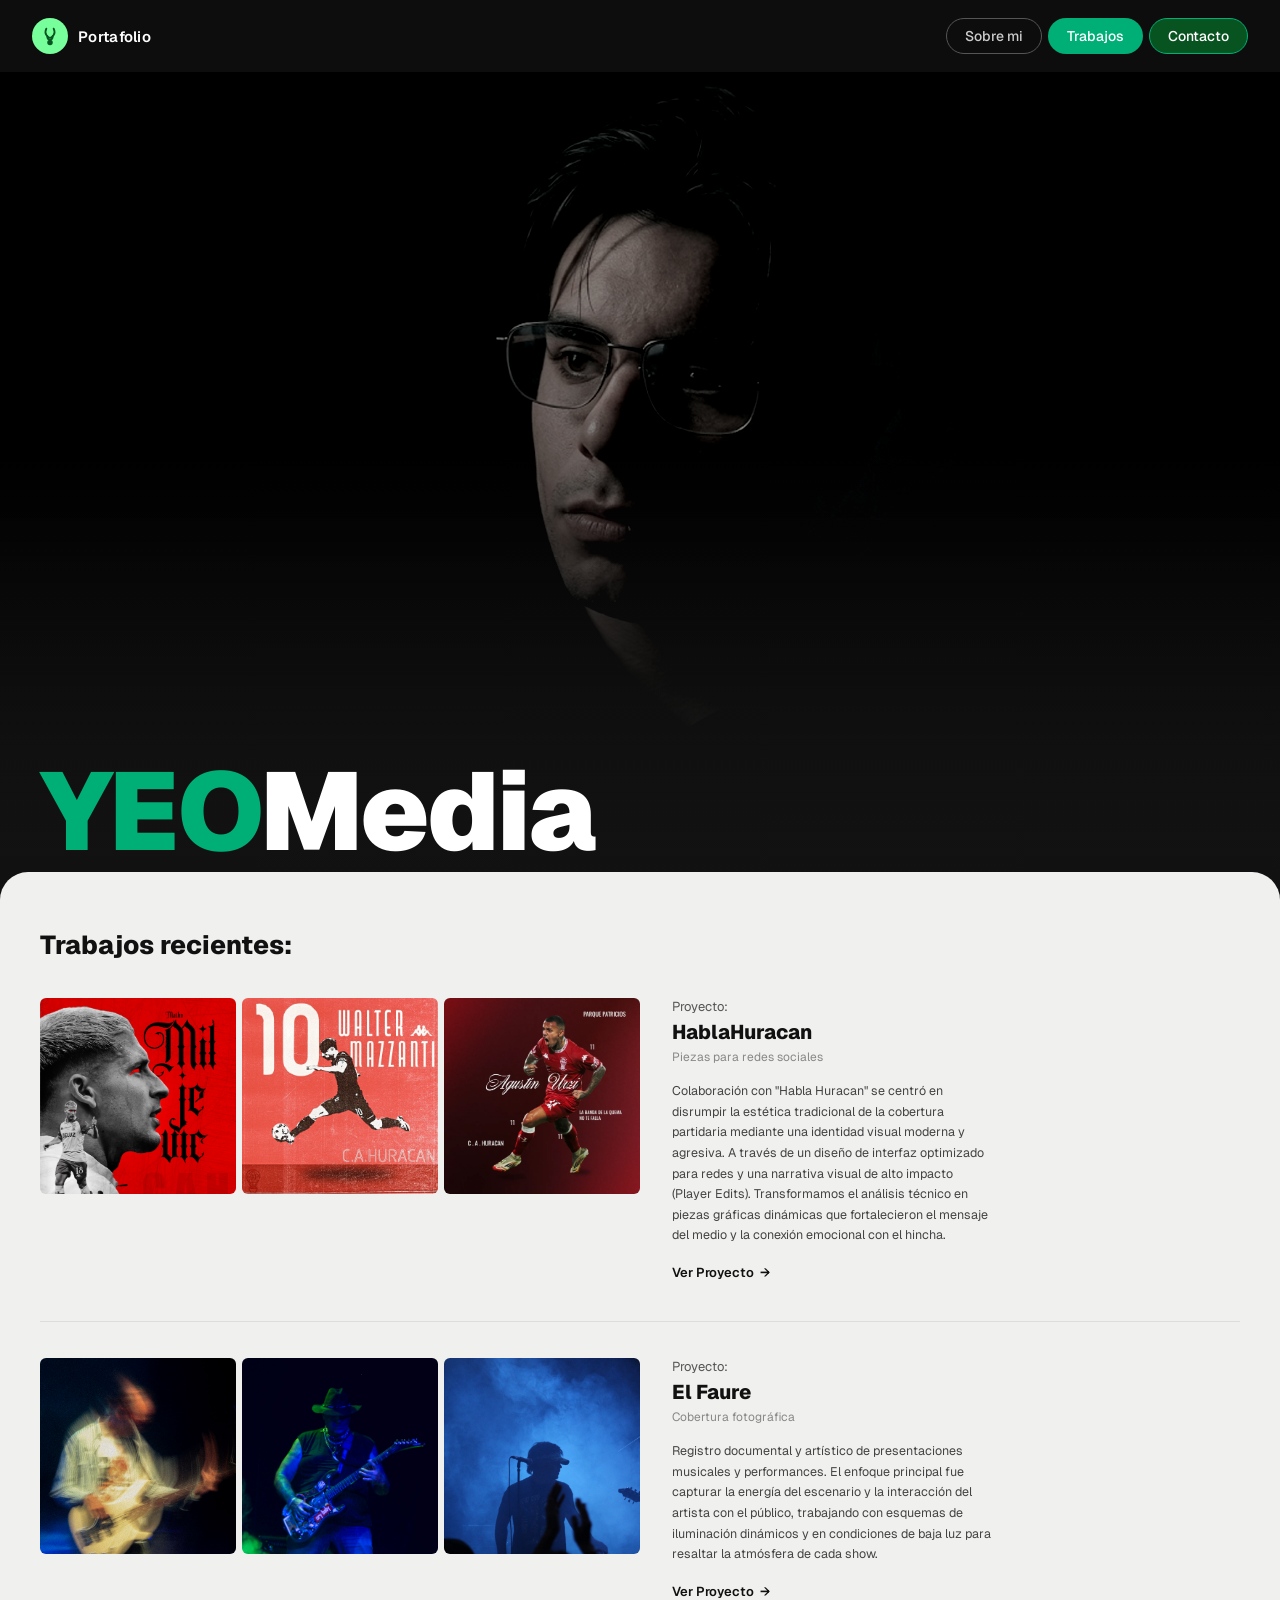
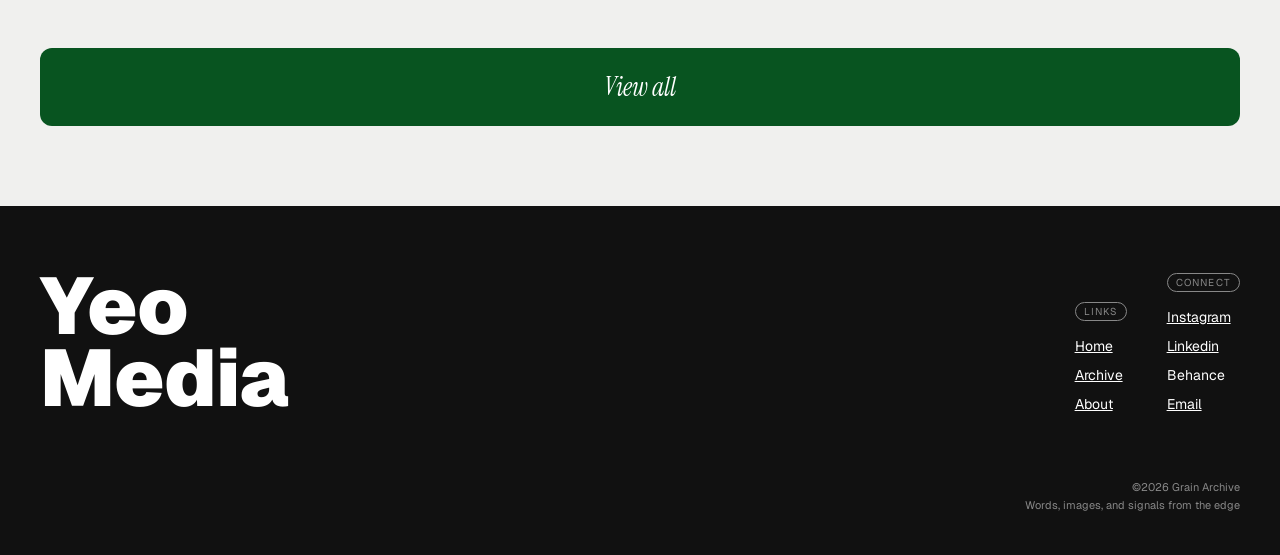
<file: index.html>
<!DOCTYPE html>
<html lang="es">
<head>
  <meta charset="UTF-8" />
  <meta name="viewport" content="width=device-width, initial-scale=1.0" />
  <title>YEOMedia – Portafolio</title>
  <link rel="preconnect" href="https://fonts.googleapis.com" />
  <link rel="preconnect" href="https://fonts.gstatic.com" crossorigin />
  <link href="https://fonts.googleapis.com/css2?family=Tilt+Warp&family=Instrument+Serif:ital@0;1&family=Geist:wght@300;400;500;600;700;900&display=swap" rel="stylesheet" />
  <link rel="stylesheet" href="style.css" />
</head>
<body class="page-home">

  <!-- ── NAV ── -->
  <nav>
    <a href="index.html" class="nav-logo">
      <div class="logo-icon">
        <svg width="22" height="22" viewBox="0 0 24 24" fill="none">
          <circle cx="12" cy="19" r="3" fill="#085420"/>
          <path d="M8 4 Q6 8 8 11 Q10 14 12 14 Q14 14 16 11 Q18 8 16 4"
                stroke="#085420" stroke-width="2" fill="none" stroke-linecap="round"/>
          <path d="M9 12 Q9 16 12 16 Q15 16 15 12"
                stroke="#085420" stroke-width="2" fill="none" stroke-linecap="round"/>
        </svg>
      </div>
      <span class="logo-text">Portafolio</span>
    </a>
    <div class="nav-links">
      <a href="index.html"    class="outline">Sobre mi</a>
      <a href="trabajos.html" class="filled-mid">Trabajos</a>
      <a href="contacto.html" class="filled-dark">Contacto</a>
    </div>
  </nav>

  <!-- ── HERO ── -->
  <section class="hero anim-1">
    <div class="hero-bg"></div>

    <!-- FOTO DE PERFIL: la img DEBE estar dentro del div.hero-portrait -->
    <div class="hero-portrait">
      <img src="img/retrato-yeo.png" alt="Foto de perfil YEOMedia" />
    </div>

    <div class="hero-gradient"></div>

    <div class="hero-content">
      <h1 class="hero-title">
        <span class="yeo">YEO</span><span class="media">Media</span>
      </h1>
    </div>
  </section>

  <!-- ── TRABAJOS RECIENTES ── -->
  <section class="recent anim-2">
    <h2 class="recent-title">Trabajos recientes:</h2>

    <!-- Proyecto 1 -->
    <div class="project-row">
      <div class="project-images">
        <!-- Imagen 1: ya cargada -->
        <div class="project-img">
          <img src="img/habla-huracan/Miljevic.jpg" alt="HablaHuracan pieza 1" loading="lazy" />
        </div>

        <!-- Imagen 2: reemplazá huracan-2.jpg por tu archivo real -->
        <div class="project-img">
          <img src="img/habla-huracan/mazzanti.webp" alt="HablaHuracan pieza 2" loading="lazy" />
        </div>

        <!-- Imagen 3: reemplazá huracan-3.jpg por tu archivo real -->
        <div class="project-img">
          <img src="img/habla-huracan/urzi.webp" alt="HablaHuracan pieza 3" loading="lazy" />
        </div>
      </div>
      <div class="project-info">
        <span class="project-label">Proyecto:</span>
        <h3 class="project-name">HablaHuracan</h3>
        <p class="project-sub">Piezas para redes sociales</p>
        <p class="project-desc">
          Colaboración con "Habla Huracan" se centró en disrumpir la estética tradicional
          de la cobertura partidaria mediante una identidad visual moderna y agresiva. A través
          de un diseño de interfaz optimizado para redes y una narrativa visual de alto impacto
          (Player Edits). Transformamos el análisis técnico en piezas gráficas dinámicas que
          fortalecieron el mensaje del medio y la conexión emocional con el hincha.
        </p>
        <a href="trabajos.html" class="ver-proyecto">Ver Proyecto</a>
      </div>
    </div>

    <hr class="divider" />

    <!-- Proyecto 2 -->
    <div class="project-row">
      <div class="project-images">
        <!-- Reemplazá faure-1.jpg, faure-2.jpg, faure-3.jpg por tus archivos reales -->
        <div class="project-img">
          <img src="img/el-faure/faure1.jpg" alt="El Faure fotografía 1" loading="lazy" />
        </div>
        <div class="project-img">
          <img src="img/el-faure/faure2.jpg" alt="El Faure fotografía 2" loading="lazy" />
        </div>
        <div class="project-img">
          <img src="img/el-faure/faure3.JPG" alt="El Faure fotografía 3" loading="lazy" />
        </div>
      </div>
      <div class="project-info">
        <span class="project-label">Proyecto:</span>
        <h3 class="project-name">El Faure</h3>
        <p class="project-sub">Cobertura fotográfica</p>
        <p class="project-desc">
          Registro documental y artístico de presentaciones musicales y performances.
          El enfoque principal fue capturar la energía del escenario y la interacción del
          artista con el público, trabajando con esquemas de iluminación dinámicos y en
          condiciones de baja luz para resaltar la atmósfera de cada show.
        </p>
        <a href="trabajos.html" class="ver-proyecto">Ver Proyecto</a>
      </div>
    </div>

    <a href="trabajos.html" class="view-all-btn">View all</a>
  </section>

  <!-- ── FOOTER ── -->
  <footer>
    <div class="footer-brand">Yeo<br>Media</div>

    <div>
      <div class="footer-col-title">LINKS</div>
      <ul class="footer-links">
        <li><a href="index.html">Home</a></li>
        <li><a href="trabajos.html">Archive</a></li>
        <li><a href="#">About</a></li>
      </ul>
    </div>

    <div>
      <div class="footer-col-title">CONNECT</div>
      <ul class="footer-links">
        <li><a href="#">Instagram</a></li>
        <li><a href="#">Linkedin</a></li>
        <li><a href="#" class="no-underline">Behance</a></li>
        <li><a href="#">Email</a></li>
      </ul>
    </div>

    <div class="footer-bottom">
      <p>©2026 Grain Archive<br>Words, images, and signals from the edge</p>
    </div>
  </footer>

</body>
</html>
</file>
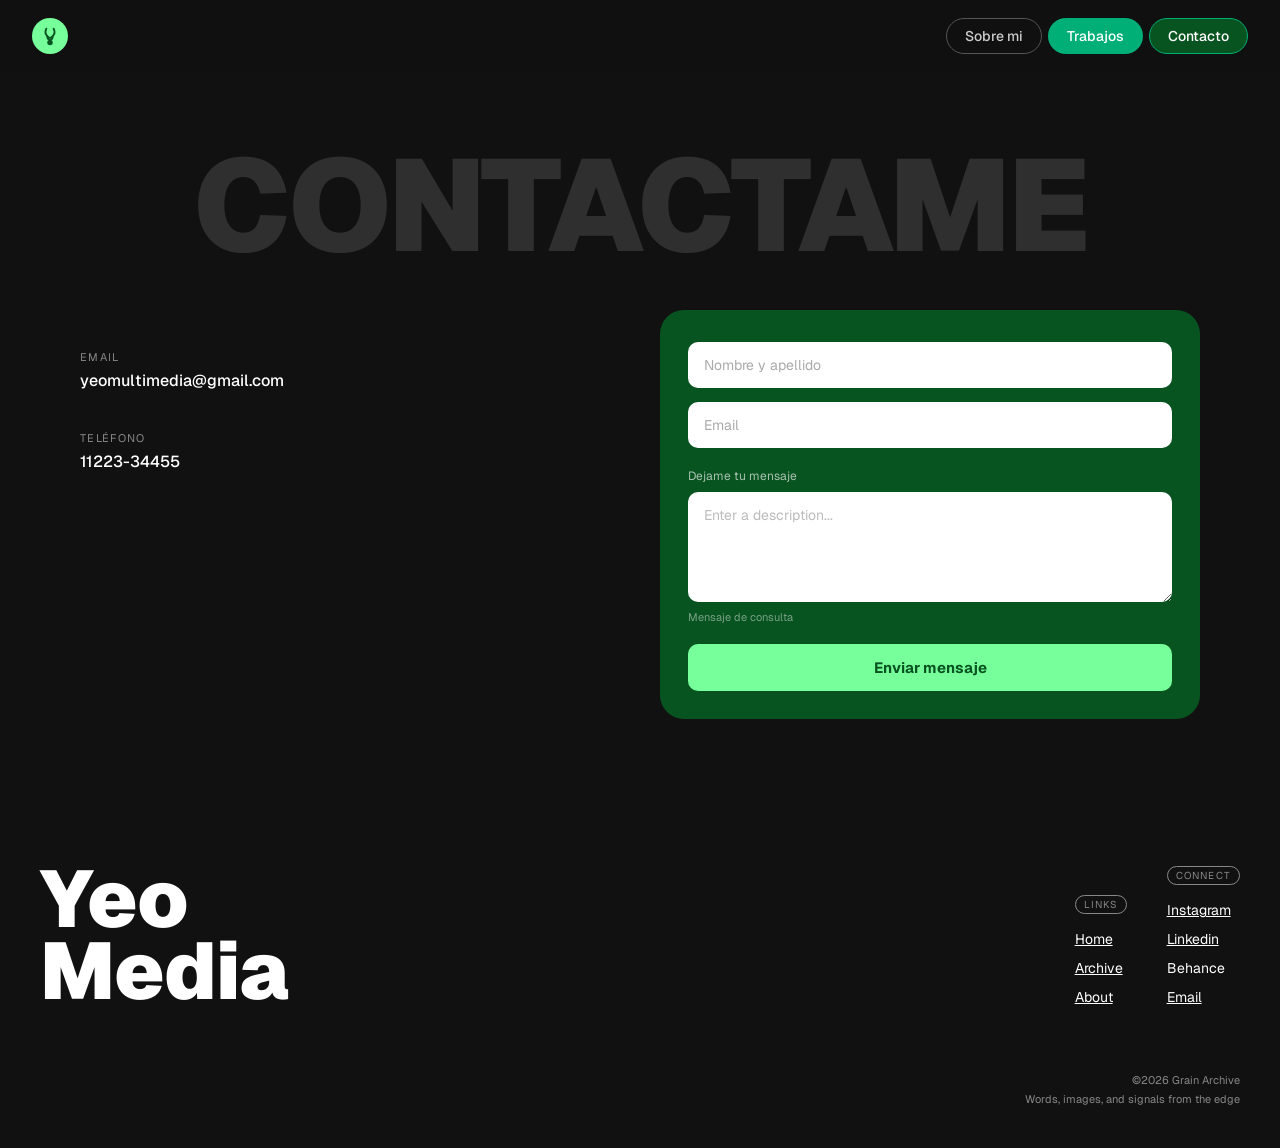
<file: contacto.html>
<!DOCTYPE html>
<html lang="es">
<head>
  <meta charset="UTF-8" />
  <meta name="viewport" content="width=device-width, initial-scale=1.0" />
  <title>Contacto – YEOMedia</title>
  <link rel="preconnect" href="https://fonts.googleapis.com" />
  <link rel="preconnect" href="https://fonts.gstatic.com" crossorigin />
  <link href="https://fonts.googleapis.com/css2?family=Tilt+Warp&family=Instrument+Serif:ital@0;1&family=Geist:wght@300;400;500;600;700;900&display=swap" rel="stylesheet" />
  <link rel="stylesheet" href="style.css" />
</head>
<body class="page-contacto">

  <!-- ── NAV ── -->
  <nav>
    <a href="index.html" class="nav-logo">
      <div class="logo-icon">
        <svg width="22" height="22" viewBox="0 0 24 24" fill="none">
          <circle cx="12" cy="19" r="3" fill="#085420"/>
          <path d="M8 4 Q6 8 8 11 Q10 14 12 14 Q14 14 16 11 Q18 8 16 4"
                stroke="#085420" stroke-width="2" fill="none" stroke-linecap="round"/>
          <path d="M9 12 Q9 16 12 16 Q15 16 15 12"
                stroke="#085420" stroke-width="2" fill="none" stroke-linecap="round"/>
        </svg>
      </div>
    </a>
    <div class="nav-links">
      <a href="index.html"    class="outline">Sobre mi</a>
      <a href="trabajos.html" class="filled-mid">Trabajos</a>
      <a href="contacto.html" class="filled-dark">Contacto</a>
    </div>
  </nav>

  <!-- ── MAIN ── -->
  <main>

    <!-- Título -->
    <div class="contact-hero anim-1">
      <h1 class="contact-title">CONTACTAME</h1>
    </div>

    <!-- Cuerpo: info + formulario -->
    <div class="contact-body anim-2">

      <!-- Izquierda: datos -->
      <div class="contact-info">
        <div class="contact-info-item">
          <span class="contact-info-label">Email</span>
          <span class="contact-info-value">yeomultimedia@gmail.com</span>
        </div>
        <div class="contact-info-item">
          <span class="contact-info-label">Teléfono</span>
          <span class="contact-info-value">11223-34455</span>
        </div>
      </div>

      <!-- Derecha: formulario -->
      <div class="contact-card">
        <input
          type="text"
          id="nombre"
          class="form-input"
          placeholder="Nombre y apellido"
        />

        <input
          type="email"
          id="email"
          class="form-input"
          placeholder="Email"
        />

        <label class="form-label" for="mensaje">Dejame tu mensaje</label>
        <textarea
          id="mensaje"
          class="form-textarea"
          placeholder="Enter a description..."
        ></textarea>
        <span class="form-footer-label">Mensaje de consulta</span>

        <div class="success-msg" id="successMsg">
          ¡Mensaje enviado! Te responderé pronto.
        </div>

        <button class="form-submit" onclick="handleSubmit()">
          Enviar mensaje
        </button>
      </div>

    </div>
  </main>

  <!-- ── FOOTER ── -->
  <footer>
    <div class="footer-brand">Yeo<br>Media</div>

    <div>
      <div class="footer-col-title">LINKS</div>
      <ul class="footer-links">
        <li><a href="index.html">Home</a></li>
        <li><a href="trabajos.html">Archive</a></li>
        <li><a href="#">About</a></li>
      </ul>
    </div>

    <div>
      <div class="footer-col-title">CONNECT</div>
      <ul class="footer-links">
        <li><a href="#">Instagram</a></li>
        <li><a href="#">Linkedin</a></li>
        <li><a href="#" class="no-underline">Behance</a></li>
        <li><a href="#">Email</a></li>
      </ul>
    </div>

    <div class="footer-bottom">
      <p>©2026 Grain Archive<br>Words, images, and signals from the edge</p>
    </div>
  </footer>

  <script>
    function handleSubmit() {
      const nombre  = document.getElementById('nombre').value.trim();
      const email   = document.getElementById('email').value.trim();
      const mensaje = document.getElementById('mensaje').value.trim();
      const msgEl   = document.getElementById('successMsg');

      if (!nombre || !email || !mensaje) {
        alert('Por favor completá todos los campos.');
        return;
      }

      msgEl.style.display = 'block';
      document.getElementById('nombre').value  = '';
      document.getElementById('email').value   = '';
      document.getElementById('mensaje').value = '';

      setTimeout(() => { msgEl.style.display = 'none'; }, 5000);
    }
  </script>

</body>
</html>
</file>
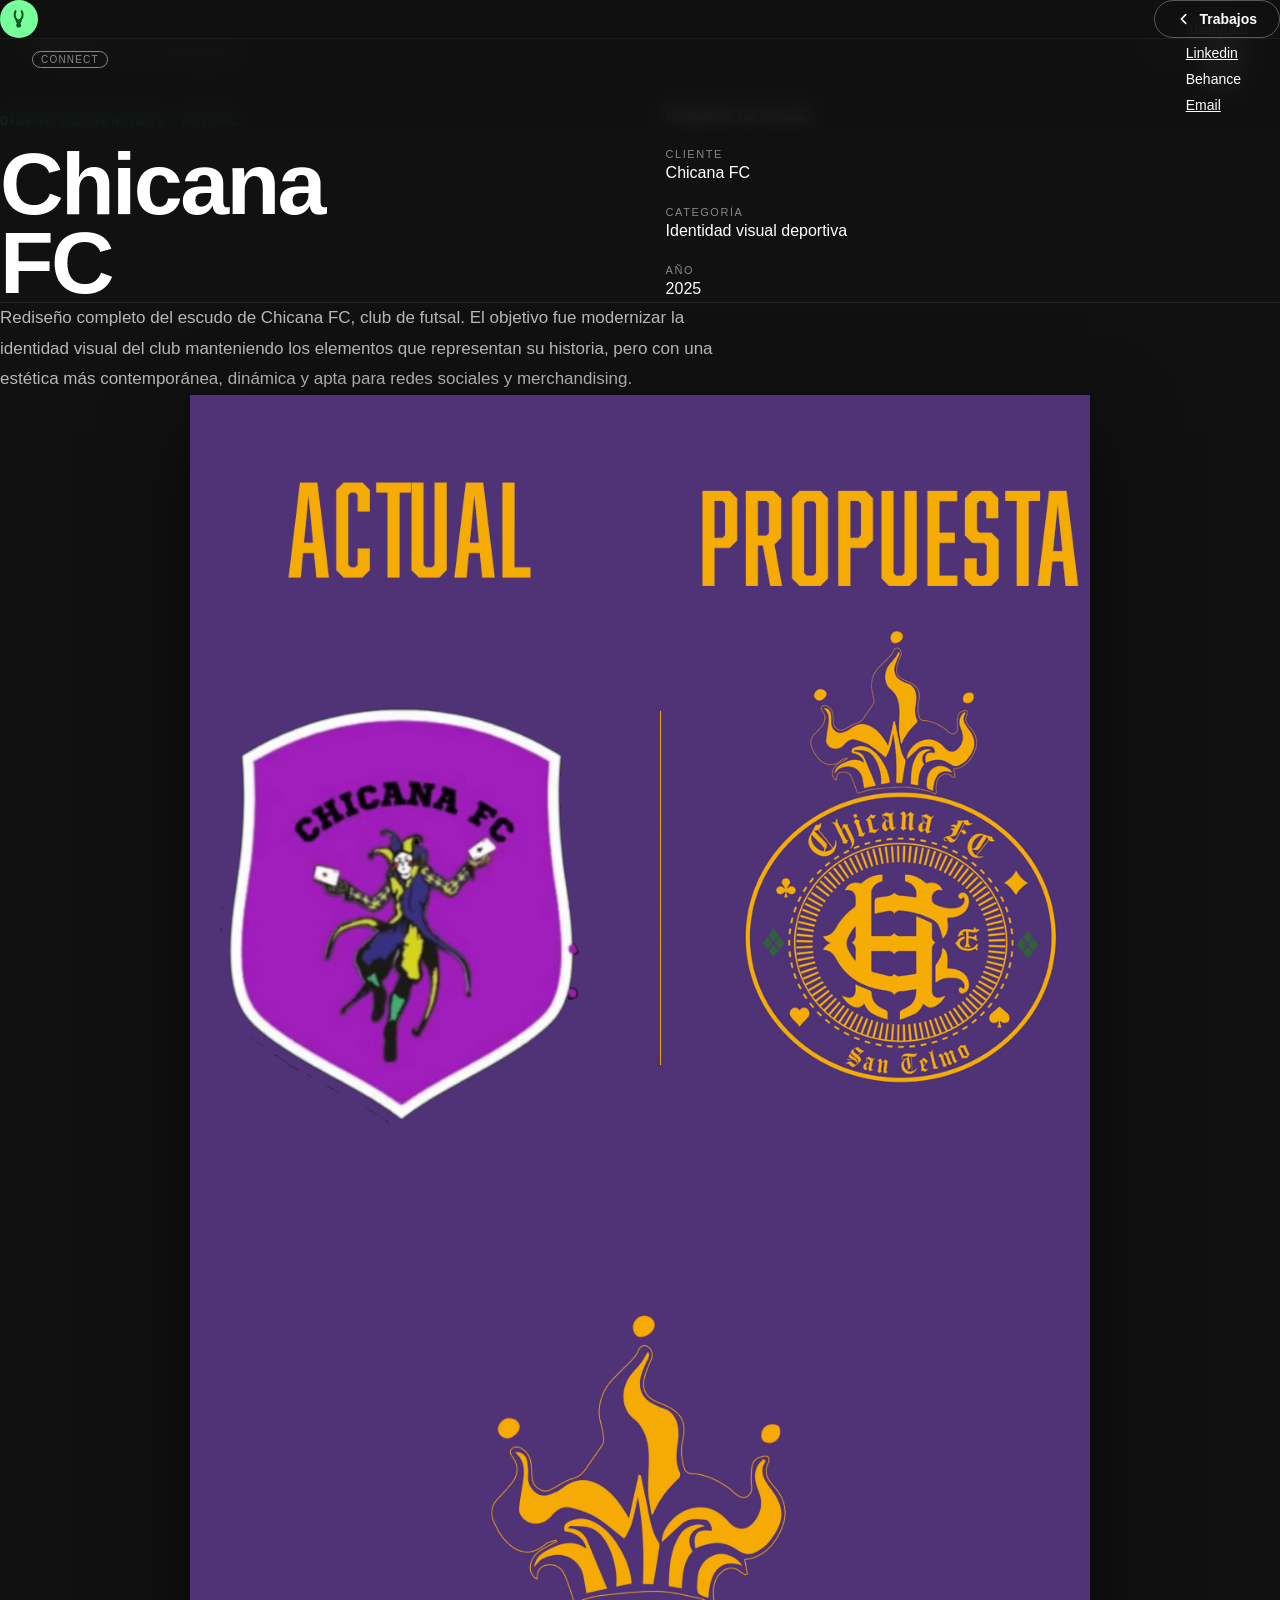
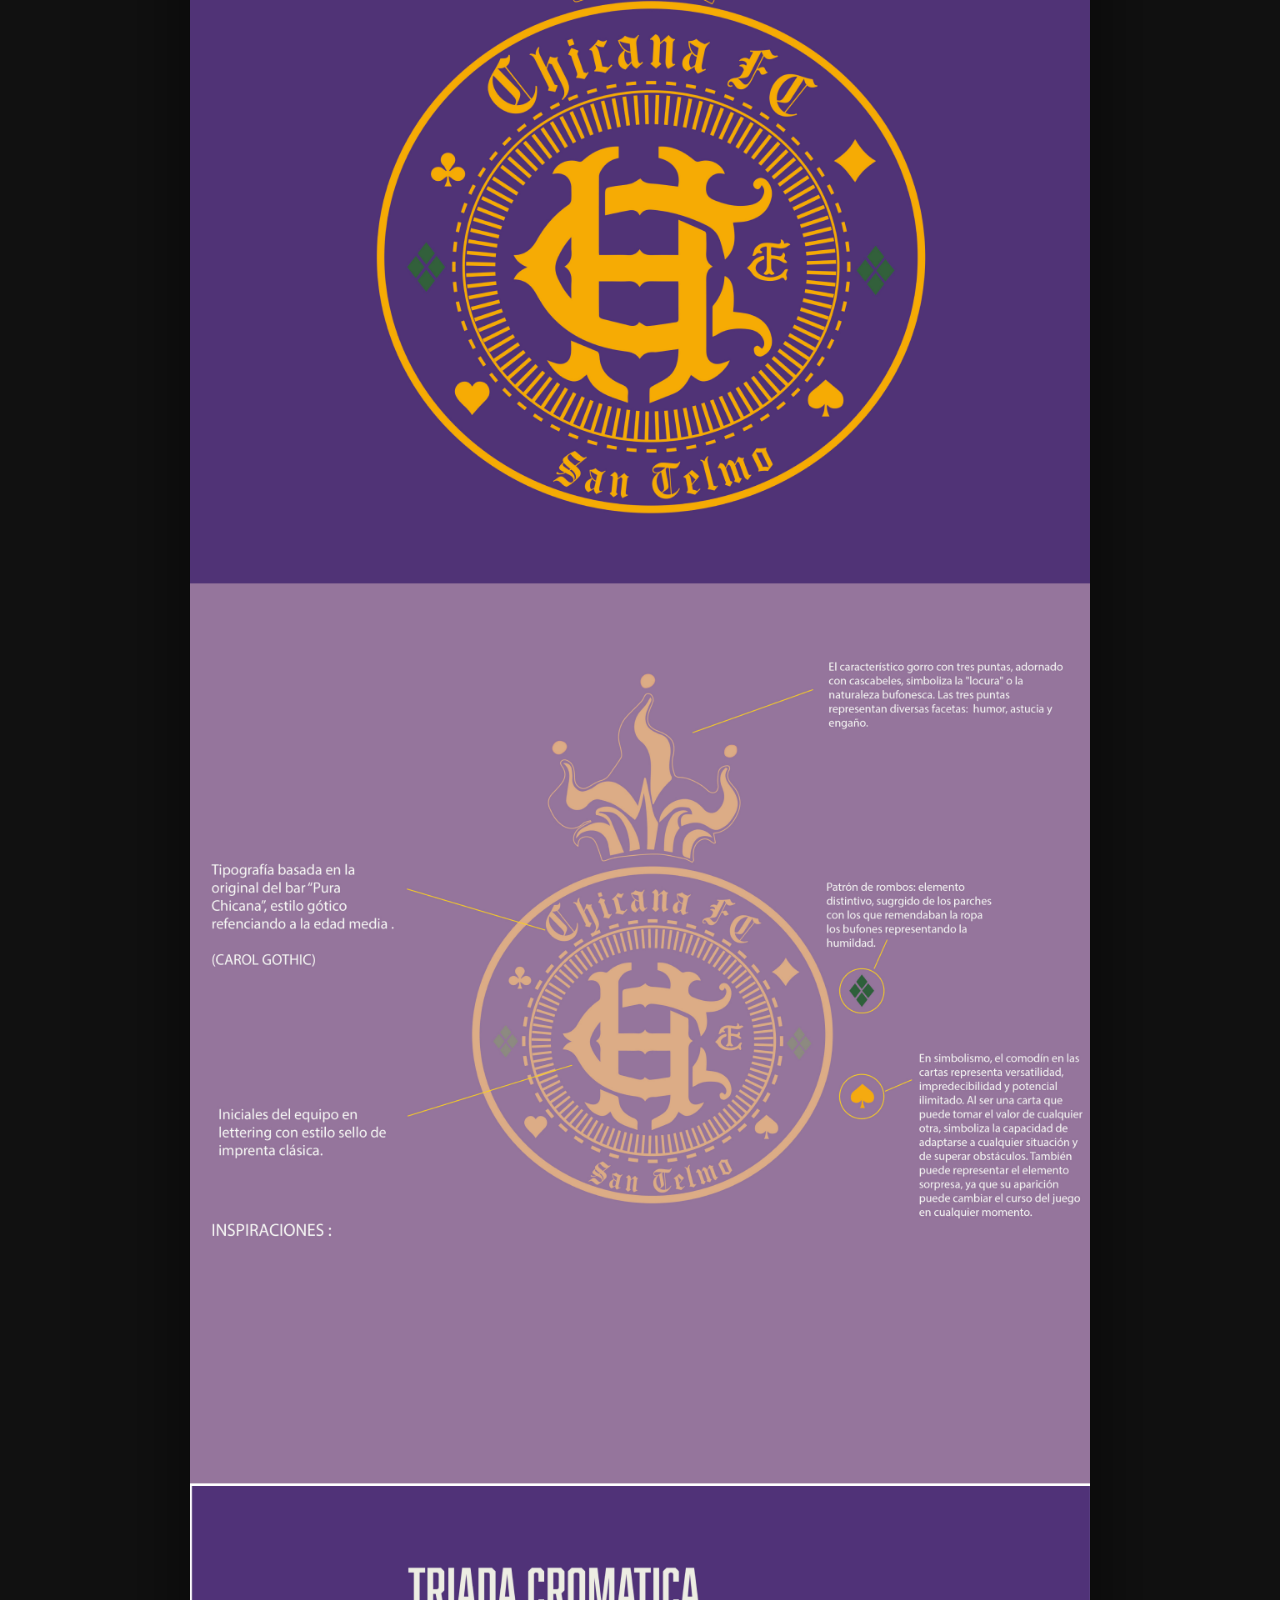
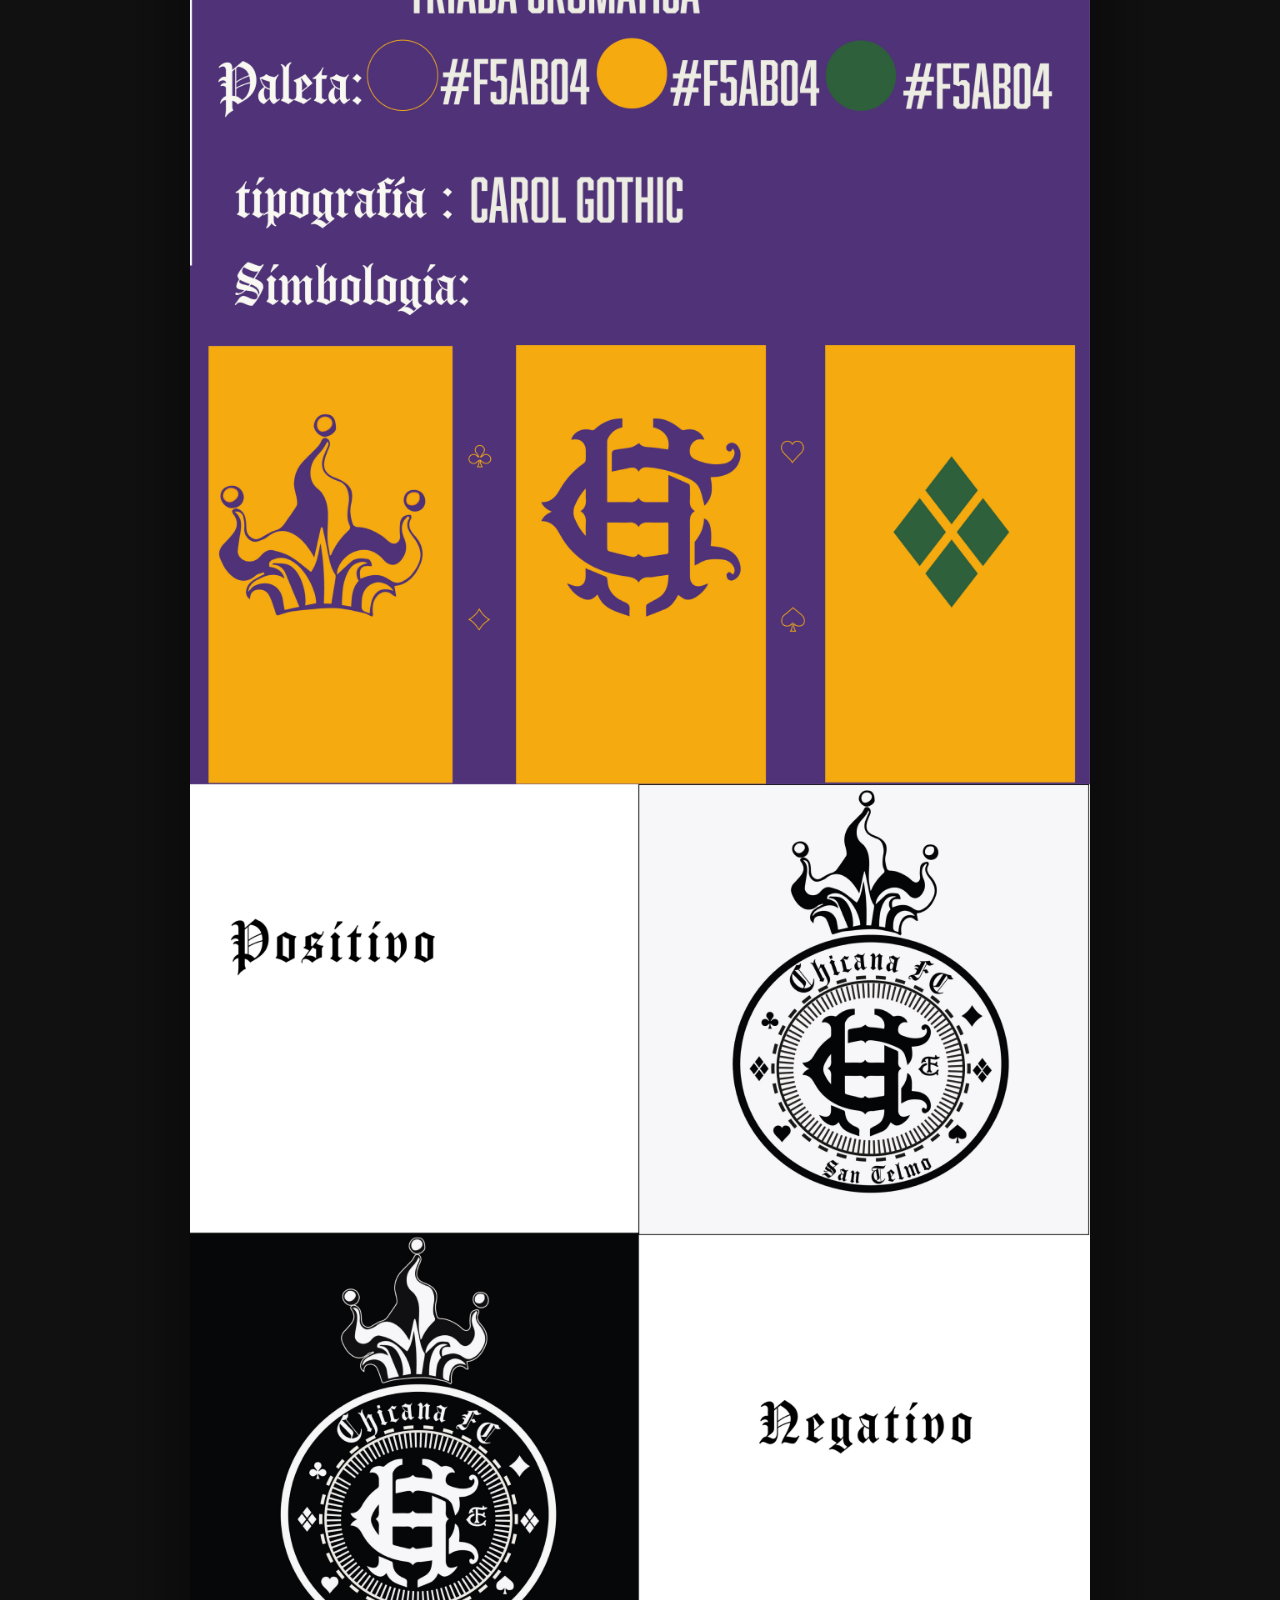
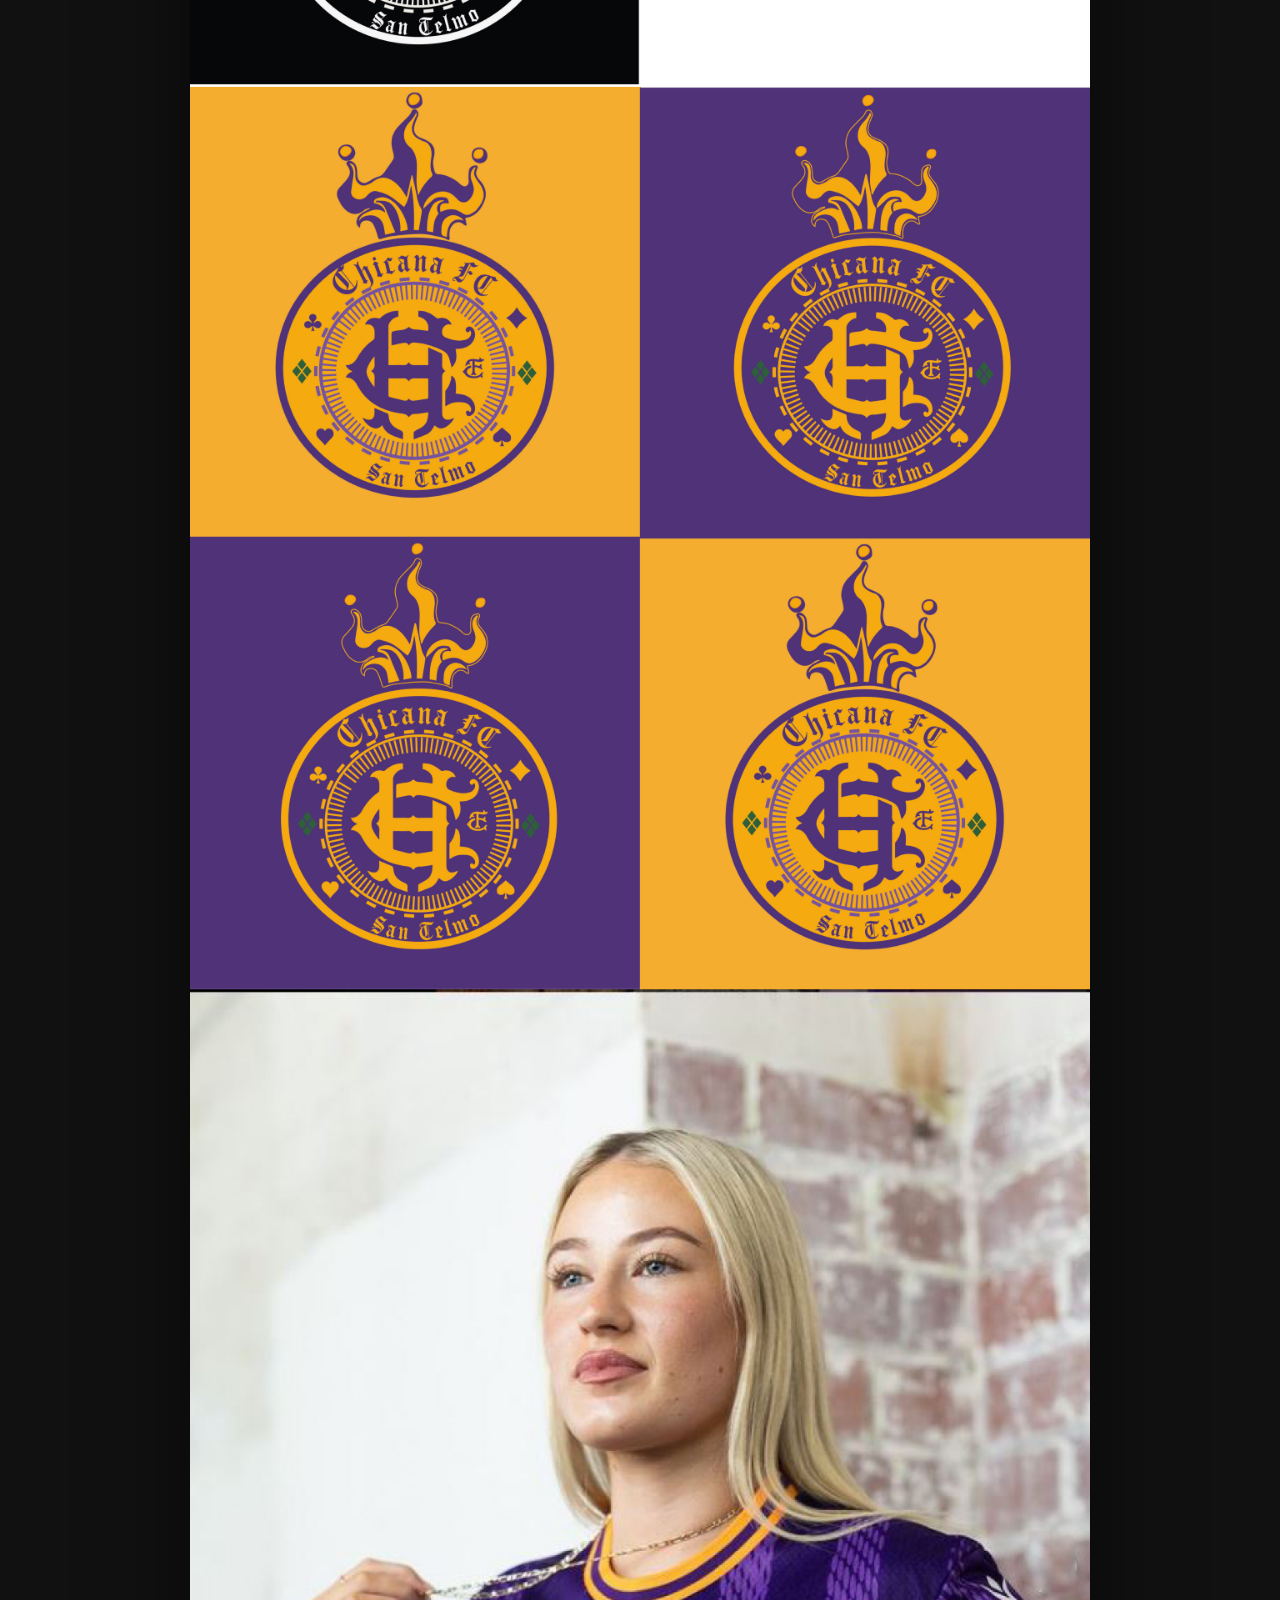
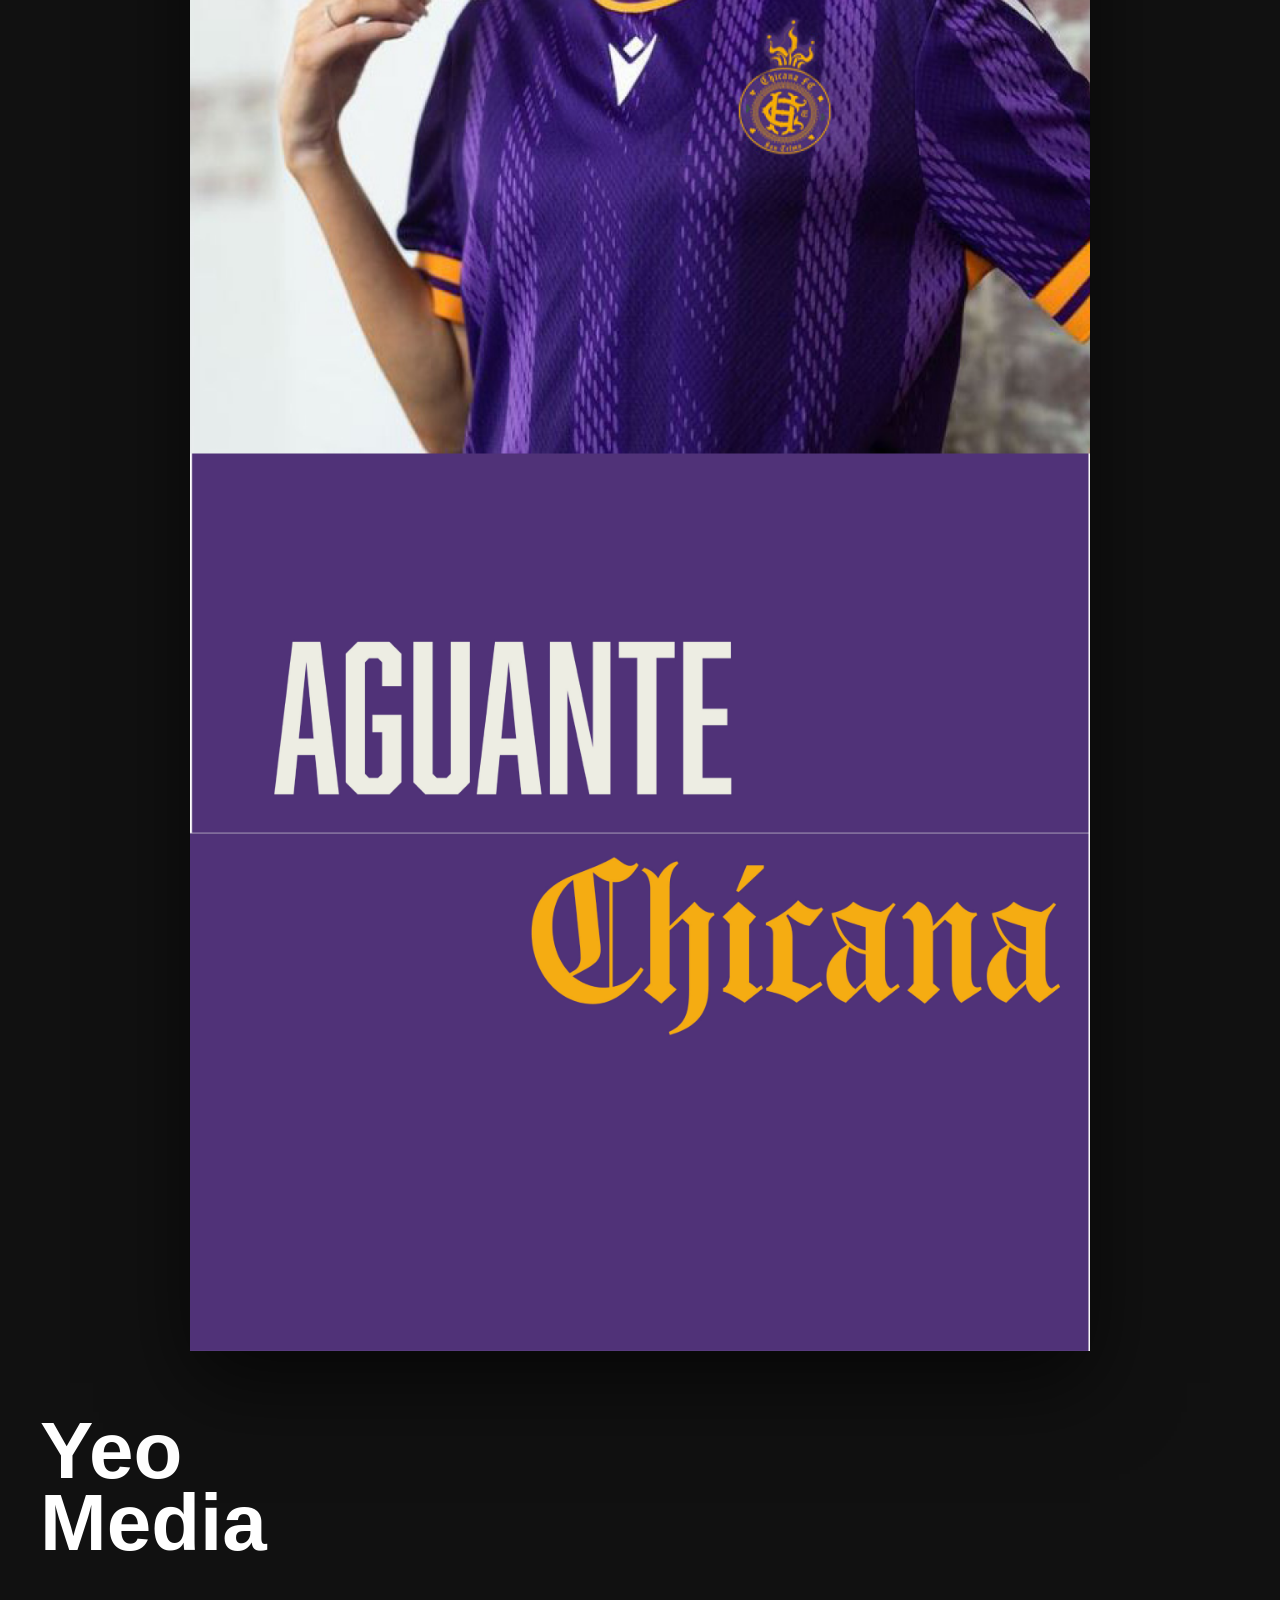
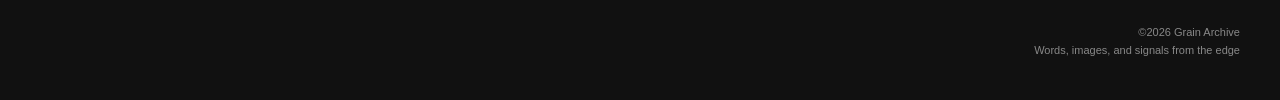
<file: proyecto-chicana.html>
<!DOCTYPE html>
<html lang="es">
<head>
  <meta charset="UTF-8" />
  <meta name="viewport" content="width=device-width, initial-scale=1.0, viewport-fit=cover" />
  <meta name="description" content="Rediseño Escudo Chicana FC – YEOMedia" />
  <title>Chicana FC – YEOMedia</title>
  <link rel="stylesheet" href="style.css" />
  <style>
    /* ── Estilos específicos de la página de proyecto ── */

    body.page-proyecto {
      background: var(--dark);
      color: var(--white);
    }

    /* ── HEADER de proyecto: logo + volver ── */
    .proyecto-header {
      position: fixed;
      top: 0; left: 0; right: 0;
      z-index: 200;
      display: flex;
      align-items: center;
      justify-content: space-between;
      padding: clamp(10px, 2vw, 18px) var(--px);
      background: rgba(17,17,17,0.88);
      backdrop-filter: blur(14px);
      -webkit-backdrop-filter: blur(14px);
      border-bottom: 1px solid rgba(255,255,255,0.06);
    }

    .proyecto-header .logo-icon {
      width: clamp(28px,4vw,38px);
      height: clamp(28px,4vw,38px);
      background: var(--green-lime);
      border-radius: 50%;
      display: flex; align-items: center; justify-content: center;
      flex-shrink: 0;
      text-decoration: none;
      transition: transform 0.2s, opacity 0.2s;
    }
    .proyecto-header .logo-icon:hover { transform: scale(1.08); opacity: 0.85; }
    .proyecto-header .logo-icon svg   { width: 56%; height: 56%; }

    .btn-volver {
      display: inline-flex;
      align-items: center;
      gap: 8px;
      text-decoration: none;
      font-size: clamp(12px, 1.4vw, 14px);
      font-weight: 600;
      color: var(--white);
      padding: clamp(7px,1vw,10px) clamp(14px,2vw,22px);
      border-radius: 999px;
      border: 1.5px solid rgba(255,255,255,0.3);
      transition: border-color 0.2s, color 0.2s, background 0.2s;
    }
    .btn-volver:hover {
      border-color: var(--green-mid);
      color: var(--green-mid);
      background: rgba(0,175,118,0.08);
    }
    .btn-volver svg { width: 14px; height: 14px; flex-shrink: 0; }

    /* ── MAIN ── */
    .proyecto-main {
      flex: 1;
      padding-top: clamp(64px, 10vw, 90px);
    }

    /* ── INTRO del proyecto ── */
    .proyecto-intro {
      padding: clamp(40px,6vw,72px) var(--px) clamp(24px,4vw,48px);
      display: grid;
      grid-template-columns: 1fr 1fr;
      gap: clamp(24px,4vw,56px);
      align-items: end;
      border-bottom: 1px solid rgba(255,255,255,0.08);
    }

    .proyecto-tag {
      font-size: clamp(10px,1.1vw,12px);
      font-weight: 700;
      letter-spacing: 0.14em;
      text-transform: uppercase;
      color: var(--green-mid);
      margin-bottom: clamp(10px,1.5vw,16px);
    }

    .proyecto-titulo {
      font-size: clamp(40px,7vw,88px);
      font-weight: 900;
      line-height: 0.9;
      letter-spacing: -0.03em;
    }

    .proyecto-meta {
      display: flex;
      flex-direction: column;
      gap: clamp(16px,2vw,24px);
      padding-bottom: 4px;
    }

    .meta-item { display: flex; flex-direction: column; gap: 4px; }

    .meta-label {
      font-size: clamp(9px,1vw,11px);
      text-transform: uppercase;
      letter-spacing: 0.14em;
      color: var(--grey);
    }

    .meta-value {
      font-size: clamp(13px,1.5vw,16px);
      font-weight: 500;
      color: var(--white);
    }

    /* ── DESCRIPCIÓN ── */
    .proyecto-desc {
      padding: clamp(32px,5vw,56px) var(--px);
      max-width: 720px;
    }

    .proyecto-desc p {
      font-size: clamp(14px,1.6vw,17px);
      color: rgba(255,255,255,0.7);
      line-height: 1.8;
    }

    /* ── IMAGEN PRINCIPAL del proyecto ── */
    .proyecto-imagen-wrap {
      padding: 0 var(--px) clamp(40px,6vw,72px);
    }

    .proyecto-imagen-wrap img {
      width: 100%;
      max-width: 900px;
      margin: 0 auto;
      border-radius: var(--r-lg);
      display: block;
      box-shadow: 0 32px 80px rgba(0,0,0,0.6);
    }

    /* ── NAVEGACIÓN entre proyectos ── */
    .proyecto-nav {
      display: grid;
      grid-template-columns: 1fr 1fr;
      border-top: 1px solid rgba(255,255,255,0.08);
    }

    .proyecto-nav-item {
      padding: clamp(24px,4vw,48px) var(--px);
      text-decoration: none;
      color: var(--white);
      display: flex;
      flex-direction: column;
      gap: 6px;
      transition: background 0.25s;
    }
    .proyecto-nav-item:hover { background: rgba(255,255,255,0.04); }
    .proyecto-nav-item:first-child { border-right: 1px solid rgba(255,255,255,0.08); }

    .nav-direction {
      font-size: clamp(9px,1vw,11px);
      text-transform: uppercase;
      letter-spacing: 0.14em;
      color: var(--grey);
    }

    .nav-titulo {
      font-size: clamp(16px,2.5vw,24px);
      font-weight: 800;
    }

    .nav-flecha { font-size: clamp(18px,2.5vw,24px); }

    .proyecto-nav-item.siguiente { text-align: right; }

    /* ── RESPONSIVE ── */
    @media (max-width: 768px) {
      .proyecto-intro {
        grid-template-columns: 1fr;
        gap: clamp(24px,4vw,36px);
        align-items: start;
      }
      .proyecto-nav { grid-template-columns: 1fr; }
      .proyecto-nav-item:first-child { border-right: none; border-bottom: 1px solid rgba(255,255,255,0.08); }
      .proyecto-nav-item.siguiente { text-align: left; }
    }
  </style>
</head>
<body class="page-proyecto">

  <!-- ════════════════════════════════════
       HEADER: logo + botón volver
       ════════════════════════════════════ -->
  <header class="proyecto-header">

    <!-- Logo clickeable → vuelve a trabajos -->
    <a href="trabajos.html" class="logo-icon" aria-label="Volver a trabajos">
      <svg viewBox="0 0 24 24" fill="none" xmlns="http://www.w3.org/2000/svg">
        <circle cx="12" cy="19.5" r="2.8" fill="#085420"/>
        <path d="M8.5 3.5 Q6.5 8 8.5 11.5 Q10.2 14.2 12 14.2 Q13.8 14.2 15.5 11.5 Q17.5 8 15.5 3.5"
              stroke="#085420" stroke-width="2.2" fill="none" stroke-linecap="round"/>
        <path d="M9.5 12.5 Q9.5 16.5 12 16.5 Q14.5 16.5 14.5 12.5"
              stroke="#085420" stroke-width="2.2" fill="none" stroke-linecap="round"/>
      </svg>
    </a>

    <!-- Botón volver -->
    <a href="trabajos.html" class="btn-volver" aria-label="Volver a todos los trabajos">
      <svg viewBox="0 0 16 16" fill="none" xmlns="http://www.w3.org/2000/svg">
        <path d="M10 3L5 8L10 13" stroke="currentColor" stroke-width="1.8"
              stroke-linecap="round" stroke-linejoin="round"/>
      </svg>
      Trabajos
    </a>

  </header>

  <!-- ════════════════════════════════════
       MAIN
       ════════════════════════════════════ -->
  <main class="proyecto-main">

    <!-- Intro: título + metadata -->
    <div class="proyecto-intro anim-1">
      <div>
        <p class="proyecto-tag">Diseño de identidad · Futsal</p>
        <h1 class="proyecto-titulo">Chicana<br>FC</h1>
      </div>

      <div class="proyecto-meta">
        <div class="meta-item">
          <span class="meta-label">Tipo</span>
          <span class="meta-value">Rediseño de escudo</span>
        </div>
        <div class="meta-item">
          <span class="meta-label">Cliente</span>
          <span class="meta-value">Chicana FC</span>
        </div>
        <div class="meta-item">
          <span class="meta-label">Categoría</span>
          <span class="meta-value">Identidad visual deportiva</span>
        </div>
        <div class="meta-item">
          <span class="meta-label">Año</span>
          <span class="meta-value">2025</span>
        </div>
      </div>
    </div>

    <!-- Descripción -->
    <div class="proyecto-desc anim-2">
      <p>
        Rediseño completo del escudo de Chicana FC, club de futsal. El objetivo fue
        modernizar la identidad visual del club manteniendo los elementos que
        representan su historia, pero con una estética más contemporánea, dinámica
        y apta para redes sociales y merchandising.
      </p>
    </div>

    <!-- Imagen principal del proyecto -->
    <div class="proyecto-imagen-wrap anim-3">
      <!--
        La imagen Chicana.png va en la carpeta img/
        Copiala como: img/chicana.png
      -->
      <img
        src="img/caratulas/Chicana (1).png"
        alt="Rediseño escudo Chicana FC – comparación actual vs propuesta"
        loading="lazy"
      />
    </div>

    <!-- Navegación entre proyectos -->
    <nav class="proyecto-nav" aria-label="Navegación entre proyectos">
      <a href="trabajos.html" class="proyecto-nav-item anterior">
        <span class="nav-direction">← Volver</span>
        <span class="nav-titulo">Todos los trabajos</span>
      </a>
      <a href="proyecto-cave.html" class="proyecto-nav-item siguiente">
        <span class="nav-direction">Siguiente →</span>
        <span class="nav-titulo">The Cave</span>
      </a>
    </nav>

  </main>

  <!-- ════════════════════════════════════
       FOOTER
       ════════════════════════════════════ -->
  <footer>
    <div class="footer-brand">Yeo<br>Media</div>

    <nav aria-label="Links del footer">
      <div class="footer-col-title">LINKS</div>
      <ul class="footer-links">
        <li><a href="index.html">Home</a></li>
        <li><a href="trabajos.html">Archive</a></li>
        <li><a href="#">About</a></li>
      </ul>
    </nav>

    <nav aria-label="Redes sociales">
      <div class="footer-col-title">CONNECT</div>
      <ul class="footer-links">
        <li><a href="#" target="_blank" rel="noopener">Instagram</a></li>
        <li><a href="#" target="_blank" rel="noopener">Linkedin</a></li>
        <li><a href="#" target="_blank" rel="noopener" class="no-underline">Behance</a></li>
        <li><a href="contacto.html">Email</a></li>
      </ul>
    </nav>

    <div class="footer-bottom">
      <p>©2026 Grain Archive<br>Words, images, and signals from the edge</p>
    </div>
  </footer>

</body>
</html>
</file>
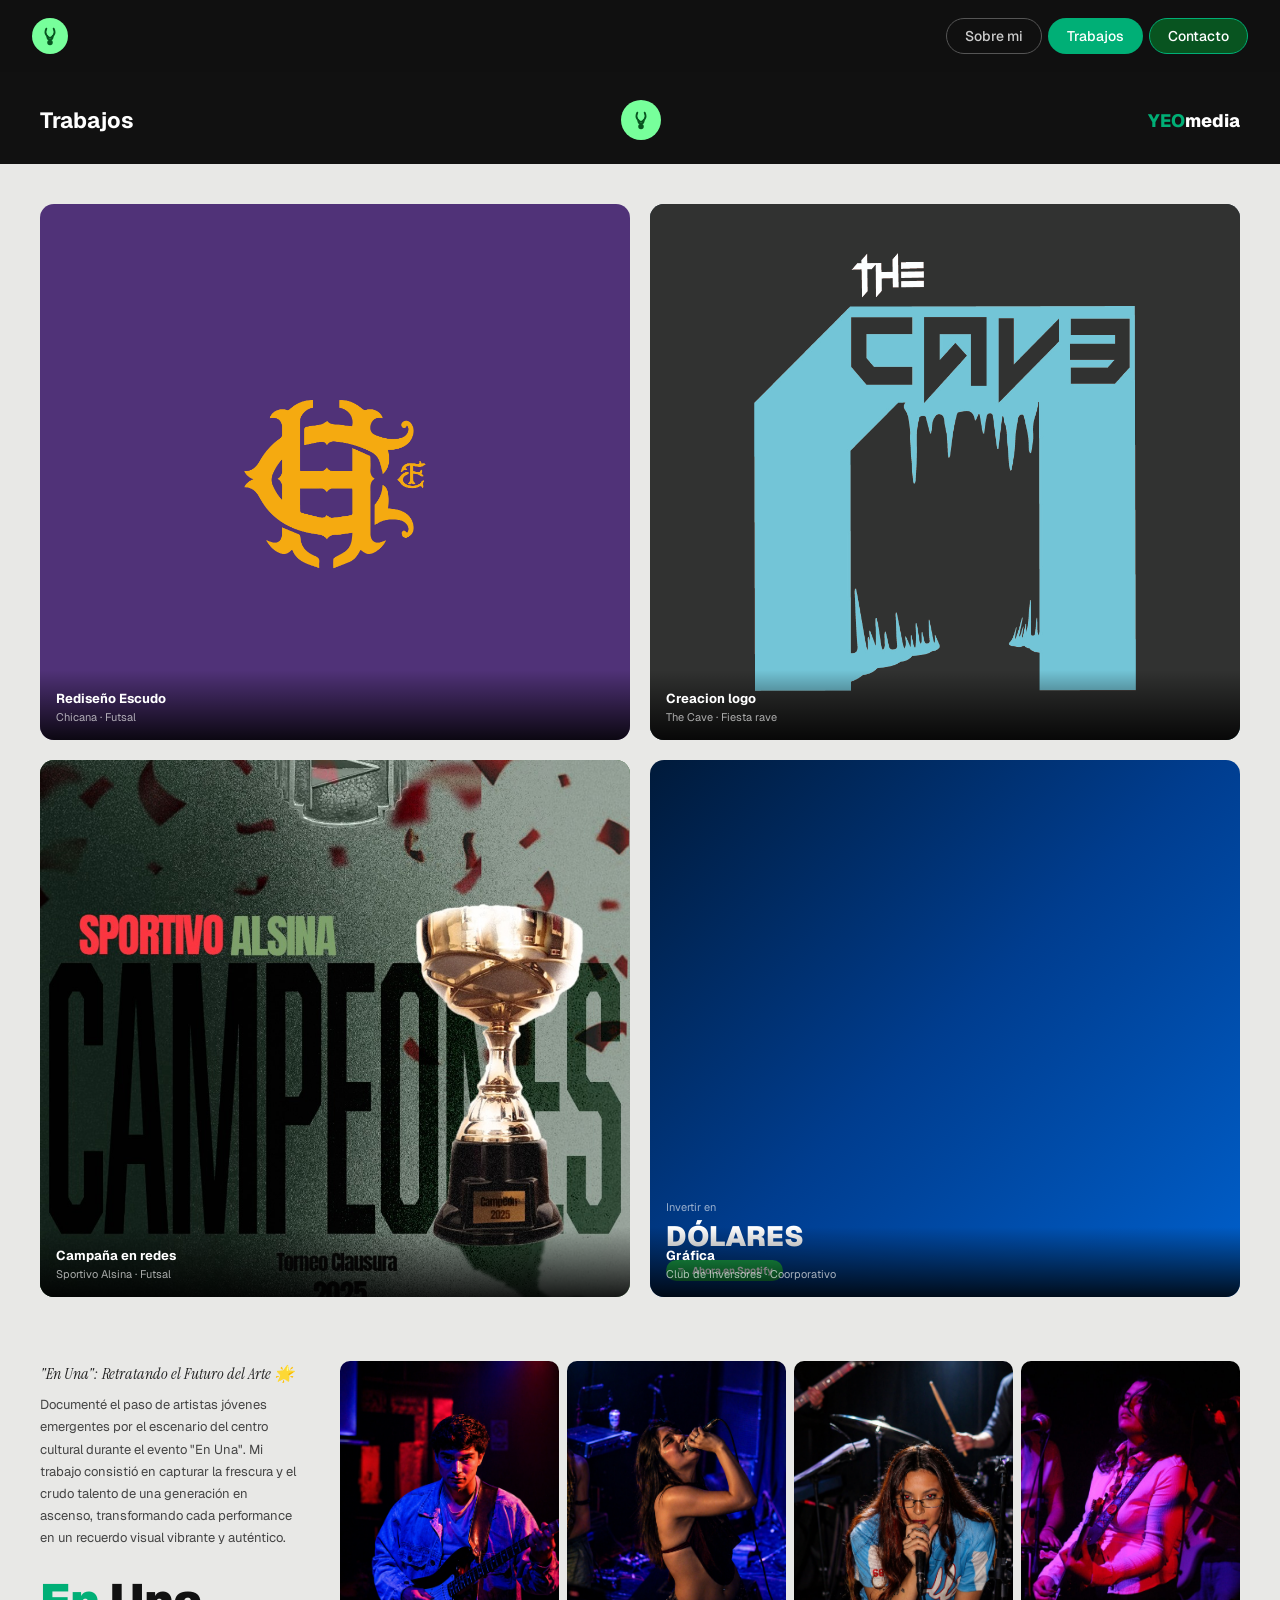
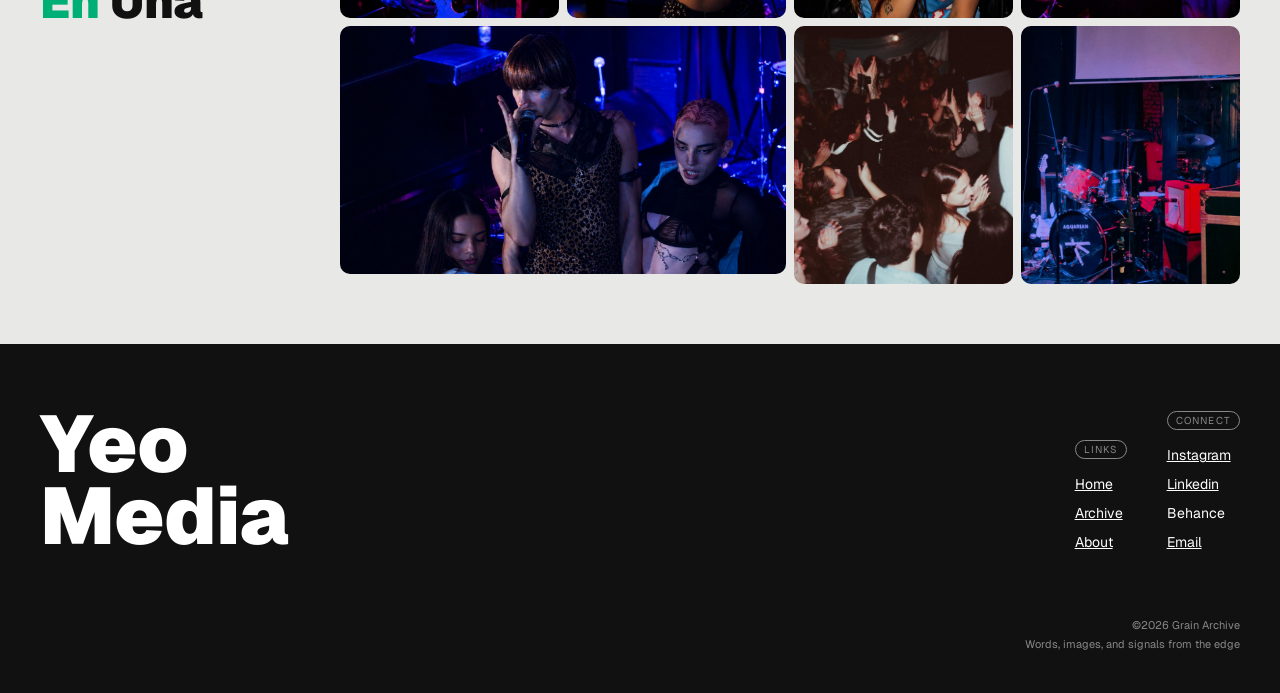
<file: trabajos.html>
<!DOCTYPE html>
<html lang="es">
<head>
  <meta charset="UTF-8" />
  <meta name="viewport" content="width=device-width, initial-scale=1.0" />
  <title>Trabajos – YEOMedia</title>
  <link rel="preconnect" href="https://fonts.googleapis.com" />
  <link rel="preconnect" href="https://fonts.gstatic.com" crossorigin />
  <link href="https://fonts.googleapis.com/css2?family=Tilt+Warp&family=Instrument+Serif:ital@0;1&family=Geist:wght@300;400;500;600;700;900&display=swap" rel="stylesheet" />
  <link rel="stylesheet" href="style.css" />
</head>
<body class="page-trabajos">

  <!-- ── NAV ── -->
  <nav>
    <a href="index.html" class="nav-logo">
      <div class="logo-icon">
        <svg width="22" height="22" viewBox="0 0 24 24" fill="none">
          <circle cx="12" cy="19" r="3" fill="#085420"/>
          <path d="M8 4 Q6 8 8 11 Q10 14 12 14 Q14 14 16 11 Q18 8 16 4"
                stroke="#085420" stroke-width="2" fill="none" stroke-linecap="round"/>
          <path d="M9 12 Q9 16 12 16 Q15 16 15 12"
                stroke="#085420" stroke-width="2" fill="none" stroke-linecap="round"/>
        </svg>
      </div>
    </a>
    <div class="nav-links">
      <a href="index.html" class="outline">Sobre mi</a>
      <a href="trabajos.html" class="filled-mid">Trabajos</a>
      <a href="contacto.html" class="filled-dark">Contacto</a>
    </div>
  </nav>

  <!-- ── PAGE HEADER BAND ── -->
  <div class="page-header anim-1">
    <span class="page-header-title">Trabajos</span>
    <div class="page-header-logo-icon">
      <svg width="22" height="22" viewBox="0 0 24 24" fill="none">
        <circle cx="12" cy="19" r="3" fill="#085420"/>
        <path d="M8 4 Q6 8 8 11 Q10 14 12 14 Q14 14 16 11 Q18 8 16 4"
              stroke="#085420" stroke-width="2" fill="none" stroke-linecap="round"/>
        <path d="M9 12 Q9 16 12 16 Q15 16 15 12"
              stroke="#085420" stroke-width="2" fill="none" stroke-linecap="round"/>
      </svg>
    </div>
    <div class="page-header-brand"><span>YEO</span>media</div>
  </div>

  <!-- ── WORK GRID ── -->
  <section class="grid-section anim-2">
    <div class="work-grid">

      <!-- Card 1: Chicana -->
      <a href="proyecto-chicana.html" class="work-card bg-chicana">
         <img src="img/caratulas/caratula-ch fc .jpg" alt="Chicana FC" />
        <div class="work-card-overlay">
          <div class="work-card-title">Rediseño Escudo</div>
          <div class="work-card-sub">Chicana · Futsal</div>
        </div>
      </a>

      <!-- Card 2: The Cave -->
      <a href="proyecto-the-cave.html" class="work-card bg-cave">
        <div class="cave-decor">
          <div class="cave-text">
            <img src="img/caratulas/caratula-the-cave.jpg" alt="Chicana FC" />
          </div>
        </div>
        <div class="work-card-overlay">
          <div class="work-card-title">Creacion logo</div>
          <div class="work-card-sub">The Cave · Fiesta rave</div>
        </div>
      </a>

      <!-- Card 3: Sportivo Alsina -->
      <a href="proyecto-alsina.html" class="work-card bg-sportivo">
        <div class="sportivo-decor">
          <img src="img/caratulas/caratula-alsina.jpeg" alt="Alsina caratula" />
        </div>
        <div class="work-card-overlay">
          <div class="work-card-title">Campaña en redes</div>
          <div class="work-card-sub">Sportivo Alsina · Futsal</div>
        </div>
      </a>

      <!-- Card 4: Club de Inversores -->
      <a href="proyecto-inversores.html" class="work-card bg-inversores">
        <div class="inversores-decor">
          <div class="inversores-sub">Invertir en</div>
          <div class="inversores-big">DÓLARES</div>
          <div class="spotify-badge">
            <svg width="10" height="10" viewBox="0 0 24 24" fill="none">
              <circle cx="12" cy="12" r="12" fill="#1DB954"/>
              <path d="M17.9 10.9C14.7 9 9.35 8.8 6.3 9.75c-.5.15-1-.15-1.15-.6-.15-.5.15-1
                .6-1.15 3.55-1.05 9.4-.85 13.1 1.35.45.25.6.85.35 1.3-.25.35-.85.5-1.3.25zm-.1
                2.8c-.25.4-.75.5-1.15.25-2.7-1.65-6.8-2.15-9.95-1.15-.4.1-.85-.1-.95-.5-.1-.4.1
                -.85.5-.95 3.65-1.1 8.15-.55 11.25 1.35.4.25.5.75.3 1zm-1.3 2.7c-.2.35-.65.45-1
                .25-2.35-1.45-5.3-1.75-8.8-.95-.35.1-.65-.15-.75-.45-.1-.35.15-.65.45-.75
                3.8-.85 7.1-.5 9.7 1.1.35.15.4.65.4.8z" fill="white"/>
            </svg>
            Ahora en Spotify
          </div>
        </div>
        <div class="work-card-overlay">
          <div class="work-card-title">Gráfica</div>
          <div class="work-card-sub">Club de Inversores · Coorporativo</div>
        </div>
      </a>

    </div>
  </section>

  <!-- ── EN UNA ── -->
  <section class="enuna-section anim-3">
    <div class="enuna-left">
      <p class="enuna-quote">"En Una": Retratando el Futuro del Arte 🌟</p>
      <p class="enuna-desc">
        Documenté el paso de artistas jóvenes emergentes por el escenario del centro cultural
        durante el evento "En Una". Mi trabajo consistió en capturar la frescura y el crudo
        talento de una generación en ascenso, transformando cada performance en un recuerdo
        visual vibrante y auténtico.
      </p>
      <div class="enuna-title">
        <span class="en">En</span> <span class="una">Una</span>
      </div>
    </div>

    <div class="enuna-photos">
      <div class="ep ep-top"> <img src="img/en-una/enuna1.png" alt="En Una foto 1" loading="lazy" /></div>
      <div class="ep ep-top"> <img src="img/en-una/pro3.png" alt="En Una foto 2" loading="lazy" /></div>
      <div class="ep ep-top"> <img src="img/en-una/pro8.png" alt="En Una foto 3" loading="lazy" /></div>
      <div class="ep ep-top"> <img src="img/en-una/enuna4.jpeg" alt="En Una foto 4" loading="lazy" /></div>
      <div class="ep ep-wide"> <img src="img/en-una/pro2.png" alt="En Una foto panorámica" loading="lazy" /></div>
      <div class="ep ep-sm"> <img src="img/en-una/enuna5.jpeg" alt="En Una foto 6" loading="lazy" /></div>
      <div class="ep ep-sm"> <img src="img/en-una/enuna6.jpeg" alt="En Una foto 7" loading="lazy" /></div>
    </div>
  </section>

  <!-- ── FOOTER ── -->
  <footer>
    <div class="footer-brand">Yeo<br>Media</div>

    <div>
      <div class="footer-col-title">LINKS</div>
      <ul class="footer-links">
        <li><a href="index.html">Home</a></li>
        <li><a href="trabajos.html">Archive</a></li>
        <li><a href="#">About</a></li>
      </ul>
    </div>

    <div>
      <div class="footer-col-title">CONNECT</div>
      <ul class="footer-links">
        <li><a href="#">Instagram</a></li>
        <li><a href="#">Linkedin</a></li>
        <li><a href="#" class="no-underline">Behance</a></li>
        <li><a href="#">Email</a></li>
      </ul>
    </div>

    <div class="footer-bottom">
      <p>©2026 Grain Archive<br>Words, images, and signals from the edge</p>
    </div>
  </footer>

</body>
</html>
</file>
<file: style.css>
/* ============================================
   YEO MEDIA PORTFOLIO — style.css
   ============================================ */

/* ── VARIABLES ── */
:root {
  --dark:       #111111;
  --dark-2:     #1a1a1a;
  --light-bg:   #f0f0ee;
  --green-dark: #085420;
  --green-mid:  #00AF76;
  --green-lime: #77FF9B;
  --white:      #ffffff;
  --grey:       #888888;

  --font-display: 'Tilt Warp', cursive;
  --font-serif:   'Instrument Serif', serif;
  --font-body:    'Geist', sans-serif;
}

/* ── RESET ── */
*, *::before, *::after {
  box-sizing: border-box;
  margin: 0;
  padding: 0;
}

html { scroll-behavior: smooth; }

body {
  font-family: var(--font-body);
  overflow-x: hidden;
}

/* ============================================
   NAVIGATION
   ============================================ */
nav {
  position: fixed;
  top: 0; left: 0; right: 0;
  z-index: 100;
  display: flex;
  align-items: center;
  justify-content: space-between;
  padding: 18px 32px;
  background: rgba(17,17,17,0.8);
  backdrop-filter: blur(10px);
  -webkit-backdrop-filter: blur(10px);
}

.nav-logo {
  display: flex;
  align-items: center;
  gap: 10px;
  text-decoration: none;
}

.logo-icon {
  width: 36px;
  height: 36px;
  background: var(--green-lime);
  border-radius: 50%;
  display: flex;
  align-items: center;
  justify-content: center;
  flex-shrink: 0;
}

.logo-text {
  font-family: var(--font-body);
  font-weight: 600;
  font-size: 15px;
  color: var(--white);
  letter-spacing: 0.02em;
}

.nav-links {
  display: flex;
  gap: 6px;
}

.nav-links a {
  text-decoration: none;
  font-family: var(--font-body);
  font-size: 14px;
  font-weight: 500;
  padding: 8px 18px;
  border-radius: 999px;
  border: 1.5px solid transparent;
  transition: opacity 0.25s ease, transform 0.25s ease;
  color: var(--white);
}

.nav-links a.outline {
  border-color: #555;
  color: #ccc;
}

.nav-links a.filled-mid {
  background: var(--green-mid);
  color: var(--white);
}

.nav-links a.filled-dark {
  background: var(--green-dark);
  border-color: var(--green-mid);
  color: var(--white);
}

.nav-links a:hover {
  opacity: 0.8;
  transform: translateY(-1px);
}

/* ============================================
   FOOTER (shared across all pages)
   ============================================ */
footer {
  background: var(--dark);
  color: var(--white);
  padding: 64px 40px 40px;
  display: grid;
  grid-template-columns: 1fr auto auto;
  gap: 40px;
  align-items: end;
}

.footer-brand {
  font-family: var(--font-body);
  font-size: clamp(48px, 8vw, 80px);
  font-weight: 900;
  line-height: 0.9;
  color: var(--white);
}

.footer-col-title {
  font-size: 10px;
  letter-spacing: 0.12em;
  text-transform: uppercase;
  color: var(--grey);
  border: 1px solid var(--grey);
  padding: 2px 8px;
  border-radius: 999px;
  display: inline-block;
  margin-bottom: 14px;
}

.footer-links {
  list-style: none;
  display: flex;
  flex-direction: column;
  gap: 8px;
}

.footer-links a {
  text-decoration: underline;
  color: var(--white);
  font-size: 14px;
  transition: color 0.2s;
}

.footer-links a:hover {
  color: var(--green-lime);
}

.footer-links a.no-underline {
  text-decoration: none;
}

.footer-bottom {
  grid-column: 1 / -1;
  display: flex;
  justify-content: flex-end;
  font-size: 11px;
  color: var(--grey);
  margin-top: 24px;
  text-align: right;
  line-height: 1.7;
}

/* ============================================
   ANIMATIONS (shared)
   ============================================ */
@keyframes fadeUp {
  from { opacity: 0; transform: translateY(24px); }
  to   { opacity: 1; transform: translateY(0); }
}

.anim-1 { animation: fadeUp 0.8s ease both; }
.anim-2 { animation: fadeUp 0.8s ease both; animation-delay: 0.15s; }
.anim-3 { animation: fadeUp 0.8s ease both; animation-delay: 0.30s; }

/* ============================================
   PAGE: INDEX (HOME)
   ============================================ */

/* Body */
body.page-home {
  background: var(--dark);
  color: var(--white);
}

/* Hero */
.hero {
  position: relative;
  width: 100%;
  height: 100vh;
  min-height: 600px;
  overflow: hidden;
  display: flex;
  flex-direction: column;
  justify-content: flex-end;
}

.hero-bg {
  position: absolute;
  inset: 0;
  background: linear-gradient(to bottom, #000 0%, #111 60%, #1a1a1a 100%);
}

.hero-portrait {
  position: absolute;
  top: 0;
  left: 0;
  width: 100%;       /* ocupa todo el ancho */
  height: 100%;      /* ocupa toda la altura del hero */
  mask-image: linear-gradient(to bottom, black 55%, transparent 100%);
  -webkit-mask-image: linear-gradient(to bottom, black 55%, transparent 100%);
}

/* Imagen real de retrato — cubre todo el hero */
.hero-portrait img {
  width: 100%;
  height: 100%;
  object-fit: cover;          /* cubre sin deformar */
  object-position: center 20%; /* ajusta el encuadre vertical: subí/bajá el % */
  display: block;
  filter: contrast(1.1) brightness(0.65);
}

.hero-gradient {
  position: absolute;
  bottom: 0; left: 0; right: 0;
  height: 50%;
  background: linear-gradient(to top, var(--dark) 0%, transparent 100%);
}

.hero-content {
  position: relative;
  z-index: 2;
  padding: 0 40px 40px;
}

.hero-title {
  font-family: var(--font-body);
  font-size: clamp(52px, 9vw, 110px);
  font-weight: 900;
  line-height: 0.9;
  letter-spacing: -0.02em;
}

.hero-title .yeo   { color: var(--green-mid); }
.hero-title .media { color: var(--white); }

/* Recent works section */
.recent {
  background: var(--light-bg);
  border-radius: 28px 28px 0 0;
  padding: 56px 40px 80px;
  margin-top: -28px;
  position: relative;
  z-index: 3;
}

.recent-title {
  font-family: var(--font-body);
  font-size: 26px;
  font-weight: 800;
  color: #111;
  margin-bottom: 36px;
}

.project-row {
  display: grid;
  grid-template-columns: 1fr 1fr;
  gap: 0;
  margin-bottom: 40px;
}

.project-images {
  display: grid;
  grid-template-columns: repeat(3, 1fr);
  gap: 6px;
}

.project-img {
  aspect-ratio: 1;
  border-radius: 6px;
  overflow: hidden;
}

.project-img img {
  width: 100%;
  height: 100%;
  object-fit: cover;
  display: block;
}

/* Placeholders de color para cuando no hay imagen */
.project-img.ph-huracan-1 { background: linear-gradient(135deg, #8B1A1A, #2a2a2a); }
.project-img.ph-huracan-2 { background: linear-gradient(135deg, #6B0000, #cc2200); }
.project-img.ph-huracan-3 { background: linear-gradient(135deg, #1a1a1a, #333); }
.project-img.ph-faure-1   { background: linear-gradient(135deg, #8B6914, #FFa500, #333); }
.project-img.ph-faure-2   { background: linear-gradient(135deg, #001a3a, #003d8f); }
.project-img.ph-faure-3   { background: linear-gradient(135deg, #111, #1a1a2e); }

.project-info {
  padding-left: 32px;
  display: flex;
  flex-direction: column;
  justify-content: flex-start;
}

.project-label {
  font-size: 13px;
  color: #555;
  font-weight: 400;
  margin-bottom: 4px;
}

.project-name {
  font-size: 20px;
  font-weight: 800;
  color: #111;
  margin-bottom: 4px;
}

.project-sub {
  font-size: 12px;
  color: #888;
  margin-bottom: 16px;
}

.project-desc {
  font-size: 12.5px;
  color: #444;
  line-height: 1.65;
  max-width: 320px;
}

.ver-proyecto {
  display: inline-flex;
  align-items: center;
  gap: 6px;
  margin-top: 18px;
  font-size: 13px;
  font-weight: 600;
  color: #111;
  text-decoration: none;
  transition: gap 0.2s;
}

.ver-proyecto::after { content: '→'; }
.ver-proyecto:hover  { gap: 12px; }

.divider {
  border: none;
  border-top: 1px solid #ddd;
  margin: 36px 0;
}

.view-all-btn {
  display: block;
  width: 100%;
  background: var(--green-dark);
  color: var(--white);
  text-align: center;
  text-decoration: none;
  font-family: var(--font-serif);
  font-style: italic;
  font-size: 26px;
  padding: 22px;
  border-radius: 12px;
  margin-top: 48px;
  transition: background 0.25s;
}

.view-all-btn:hover { background: #0a6b28; }

/* ============================================
   PAGE: TRABAJOS
   ============================================ */
body.page-trabajos {
  background: #e8e8e6;
  color: #111;
}

.page-header {
  background: var(--dark);
  color: var(--white);
  display: flex;
  align-items: center;
  justify-content: space-between;
  padding: 100px 40px 24px;
}

.page-header-title {
  font-family: var(--font-body);
  font-size: 22px;
  font-weight: 700;
}

.page-header-logo-icon {
  width: 40px; height: 40px;
  background: var(--green-lime);
  border-radius: 50%;
  display: flex;
  align-items: center;
  justify-content: center;
}

.page-header-brand {
  font-family: var(--font-body);
  font-weight: 800;
  font-size: 18px;
  color: var(--white);
}

.page-header-brand span { color: var(--green-mid); }

/* Work grid */
.grid-section {
  padding: 40px 40px 0;
}

.work-grid {
  display: grid;
  grid-template-columns: 1fr 1fr;
  gap: 20px;
  margin-bottom: 24px;
}


.work-card {
  border-radius: 14px;
  overflow: hidden;
  position: relative;
  aspect-ratio: 1.1;
  cursor: pointer;
  transition: transform 0.3s ease;
}

.work-card:hover { transform: scale(1.02); }

a.work-card {
  display: block;
  text-decoration: none;
  color: inherit;
}

.work-card img {
  width: 100%;
  height: 100%;
  object-fit: cover;
  display: block;
}

/* Placeholder backgrounds */
.bg-chicana    { background: linear-gradient(135deg, #4B0082, #7B35C2, #9B55D2); }
.bg-cave       { background: linear-gradient(160deg, #1a2a3a, #0d1f2d, #3a8fa0); }
.bg-sportivo   { background: linear-gradient(135deg, #0d2e0d, #1a4a1a, #2d7a2d); }
.bg-inversores { background: linear-gradient(135deg, #001a3a, #003d8f, #0060cc); }

.work-card-overlay {
  position: absolute;
  bottom: 0; left: 0; right: 0;
  background: linear-gradient(to top, rgba(0,0,0,0.85) 0%, transparent 100%);
  padding: 20px 16px 16px;
  color: var(--white);
}

.work-card-title {
  font-size: 13px;
  font-weight: 700;
  margin-bottom: 3px;
}

.work-card-sub {
  font-size: 11px;
  color: rgba(255,255,255,0.65);
}

/* Decorative inner elements */
.chicana-decor {
  position: absolute; inset: 0;
  display: flex;
  align-items: center;
  justify-content: center;
  gap: 30px;
}

.tag-actual {
  position: absolute; top: 16px; left: 16px;
  font-size: 12px; font-weight: 700;
  color: #FFD700; letter-spacing: 0.08em;
}

.tag-propuesta {
  position: absolute; top: 16px; right: 16px;
  font-size: 12px; font-weight: 700;
  color: #FFD700; letter-spacing: 0.08em;
}

.shield {
  width: 100px; height: 110px;
  clip-path: polygon(50% 0%, 100% 15%, 100% 65%, 50% 100%, 0% 65%, 0% 15%);
  display: flex; align-items: center; justify-content: center;
  font-family: var(--font-body);
  font-weight: 900;
  font-size: 11px;
  text-align: center;
  text-transform: uppercase;
}
.shield-old { background: #6B35B2; color: #fff; }
.shield-new { background: #c0a000; color: #111; }

.cave-decor {
  position: absolute; inset: 0;
  display: flex; align-items: center; justify-content: center;
}
.cave-text {
  font-family: var(--font-body);
  font-weight: 900;
  font-size: 52px;
  color: rgba(100,220,240,0.9);
  letter-spacing: -0.04em;
  text-transform: uppercase;
  line-height: 0.85;
  text-align: right;
}
.cave-text .the {
  font-size: 26px;
  display: block;
  color: rgba(100,220,240,0.6);
}

.sportivo-decor {
  position: absolute; inset: 0;
  display: flex; flex-direction: column;
  align-items: center; justify-content: center;
}
.sportivo-text {
  font-family: var(--font-body); font-weight: 900;
  font-size: 14px; color: #ff2222;
  text-transform: uppercase; letter-spacing: 0.1em;
}
.sportivo-big {
  font-family: var(--font-body); font-weight: 900;
  font-size: 38px; color: var(--white);
  text-transform: uppercase; line-height: 1;
  letter-spacing: -0.02em;
}
.sportivo-year {
  font-size: 12px;
  color: rgba(255,255,255,0.5);
  margin-top: 6px;
}

.inversores-decor {
  position: absolute; inset: 0;
  display: flex; flex-direction: column;
  align-items: flex-start; justify-content: flex-end;
  padding: 16px;
}
.inversores-big {
  font-family: var(--font-body); font-weight: 900;
  font-size: 28px; color: var(--white);
  text-transform: uppercase;
}
.inversores-sub {
  font-size: 11px;
  color: rgba(255,255,255,0.6);
  margin-bottom: 4px;
}
.spotify-badge {
  display: inline-flex; align-items: center; gap: 6px;
  background: #1DB954; color: white;
  font-size: 10px; font-weight: 700;
  padding: 4px 10px; border-radius: 999px;
  margin-top: 6px;
}

/* En Una section */
.enuna-section {
  padding: 40px 40px 60px;
  display: grid;
  grid-template-columns: 260px 1fr;
  gap: 40px;
  align-items: start;
}

.enuna-quote {
  font-family: var(--font-serif);
  font-style: italic;
  font-size: 16px;
  color: #222;
  line-height: 1.6;
  margin-bottom: 8px;
}

.enuna-desc {
  font-size: 13px;
  color: #444;
  line-height: 1.7;
  margin-bottom: 28px;
}

.enuna-title {
  font-family: var(--font-body);
  font-weight: 900;
  font-size: 48px;
  line-height: 1;
}
.enuna-title .en   { color: var(--green-mid); }
.enuna-title .una  { color: #111; }

.enuna-photos {
  display: grid;
  grid-template-columns: repeat(4, 1fr);
  grid-template-rows: auto auto;
  gap: 8px;
}

.ep {
  border-radius: 10px;
  overflow: hidden;
}
.ep-top  { aspect-ratio: 0.85; }
.ep-wide { grid-column: 1 / 3; aspect-ratio: 1.8; }
.ep-sm   { aspect-ratio: 0.85; }

.ep img {
  width: 100%; height: 100%;
  object-fit: cover; display: block;
}

/* Placeholders */
.ep-bg-1 { background: linear-gradient(135deg, #1a0a2e, #4a1580); }
.ep-bg-2 { background: linear-gradient(135deg, #0d1a4a, #2244aa); }
.ep-bg-3 { background: linear-gradient(135deg, #2a0a1a, #8a1560); }
.ep-bg-4 { background: linear-gradient(135deg, #1a0a0a, #5a1515); }
.ep-bg-5 { background: linear-gradient(135deg, #0d0d1a, #111155); }
.ep-bg-6 { background: linear-gradient(135deg, #1a0a2e, #6a1580); }
.ep-bg-7 { background: linear-gradient(135deg, #2a1a0a, #8a5515); }

/* ============================================
   PAGE: CONTACTO
   ============================================ */
body.page-contacto {
  background: var(--dark);
  color: var(--white);
  min-height: 100vh;
}

main {
  padding-top: 100px;
  min-height: calc(100vh - 240px);
}

.contact-hero {
  text-align: center;
  padding: 40px 40px 0;
}

.contact-title {
  font-family: var(--font-body);
  font-weight: 900;
  font-size: clamp(56px, 11vw, 130px);
  letter-spacing: -0.02em;
  color: rgba(255,255,255,0.13);
  text-transform: uppercase;
  line-height: 1;
  user-select: none;
}

.contact-body {
  display: grid;
  grid-template-columns: 1fr 1fr;
  gap: 40px;
  padding: 40px 80px 80px;
  align-items: start;
}

.contact-info {
  display: flex;
  flex-direction: column;
  gap: 40px;
  padding-top: 40px;
}

.contact-info-item {
  display: flex;
  flex-direction: column;
  gap: 6px;
}

.contact-info-label {
  font-size: 11px;
  text-transform: uppercase;
  letter-spacing: 0.12em;
  color: var(--grey);
}

.contact-info-value {
  font-size: 16px;
  font-weight: 500;
  color: var(--white);
}

/* Form card */
.contact-card {
  background: var(--green-dark);
  border-radius: 24px;
  padding: 32px 28px 28px;
  display: flex;
  flex-direction: column;
  gap: 14px;
}

.form-input {
  width: 100%;
  background: var(--white);
  border: none;
  border-radius: 10px;
  padding: 14px 16px;
  font-family: var(--font-body);
  font-size: 14px;
  color: #333;
  outline: none;
  transition: box-shadow 0.2s;
}

.form-input::placeholder { color: #aaa; }
.form-input:focus         { box-shadow: 0 0 0 3px rgba(119,255,155,0.4); }

.form-label {
  font-size: 12px;
  color: rgba(255,255,255,0.65);
  margin-bottom: -6px;
  margin-top: 6px;
}

.form-textarea {
  width: 100%;
  background: var(--white);
  border: none;
  border-radius: 10px;
  padding: 14px 16px;
  font-family: var(--font-body);
  font-size: 14px;
  color: #333;
  outline: none;
  resize: vertical;
  min-height: 110px;
  transition: box-shadow 0.2s;
}

.form-textarea::placeholder { color: #bbb; }
.form-textarea:focus         { box-shadow: 0 0 0 3px rgba(119,255,155,0.4); }

.form-footer-label {
  font-size: 11px;
  color: rgba(255,255,255,0.45);
  margin-top: -6px;
}

.form-submit {
  width: 100%;
  background: var(--green-lime);
  color: var(--green-dark);
  border: none;
  border-radius: 10px;
  padding: 14px;
  font-family: var(--font-body);
  font-size: 15px;
  font-weight: 700;
  cursor: pointer;
  margin-top: 6px;
  transition: background 0.2s, transform 0.15s;
}

.form-submit:hover  { background: #55ee85; transform: translateY(-1px); }
.form-submit:active { transform: translateY(0); }

.success-msg {
  display: none;
  background: rgba(119,255,155,0.15);
  border: 1px solid var(--green-lime);
  border-radius: 10px;
  padding: 12px 16px;
  font-size: 13px;
  color: var(--green-lime);
  text-align: center;
}

/* ============================================
   RESPONSIVE — Flexbox + porcentajes + media queries
   ============================================ */

/* ---------- TABLET (max-width: 1024px) ---------- */
@media (max-width: 1024px) {

  /* Nav */
  nav {
    padding: 14px 5%;
  }

  /* Home — proyectos en columna */
  .recent {
    padding: 48px 5% 64px;
  }

  .project-row {
    display: flex;
    flex-direction: column;
    gap: 24px;
  }

  .project-images {
    width: 100%;
  }

  .project-info {
    padding-left: 0;
    width: 100%;
  }

  /* Trabajos */
  .grid-section {
    padding: 32px 5% 0;
  }

  .enuna-section {
    display: flex;
    flex-direction: column;
    padding: 40px 5% 56px;
    gap: 32px;
  }

  .enuna-left {
    width: 100%;
  }

  .enuna-photos {
    width: 100%;
    grid-template-columns: repeat(4, 1fr);
  }

  /* Contacto */
  .contact-body {
    padding: 40px 5% 64px;
  }

  /* Footer */
  footer {
    display: flex;
    flex-wrap: wrap;
    gap: 32px;
    padding: 56px 5% 40px;
  }

  .footer-brand {
    width: 100%;
  }

  .footer-bottom {
    width: 100%;
    justify-content: flex-start;
    text-align: left;
  }
}

/* ---------- MÓVIL (max-width: 768px) ---------- */
@media (max-width: 768px) {

  /* Nav — menú compacto */
  nav {
    padding: 12px 4%;
    flex-wrap: wrap;
    gap: 10px;
  }

  .nav-links {
    gap: 4px;
  }

  .nav-links a {
    font-size: 12px;
    padding: 6px 12px;
  }

  /* Hero */
  .hero-content {
    padding: 0 4% 28px;
  }

  .hero-portrait {
    width: 90%;
  }

  /* Home — sección recent */
  .recent {
    padding: 36px 4% 52px;
    border-radius: 20px 20px 0 0;
  }

  .recent-title {
    font-size: 22px;
  }

  /* Proyectos: flex en columna con ancho total */
  .project-row {
    display: flex;
    flex-direction: column;
    width: 100%;
    gap: 16px;
    margin-bottom: 28px;
  }

  .project-images {
    display: flex;
    gap: 6px;
    width: 100%;
  }

  .project-images .project-img {
    flex: 1 1 30%;
    aspect-ratio: 1;
    min-width: 0;
  }

  .project-info {
    padding-left: 0;
    width: 100%;
  }

  .project-desc {
    max-width: 100%;
  }

  /* Trabajos */
  .page-header {
    padding: 88px 4% 20px;
    flex-wrap: wrap;
    gap: 12px;
  }

  .grid-section {
    padding: 24px 4% 0;
  }

  /* Grid de cards: flex en columna */
  .work-grid {
    display: flex;
    flex-direction: column;
    gap: 16px;
  }

  .work-card {
    width: 100%;
    aspect-ratio: 1.3;
  }

  /* En Una: flex en columna */
  .enuna-section {
    display: flex;
    flex-direction: column;
    padding: 28px 4% 44px;
    gap: 24px;
  }

  .enuna-left {
    width: 100%;
  }

  .enuna-photos {
    display: flex;
    flex-wrap: wrap;
    gap: 6px;
    width: 100%;
  }

  .ep-top {
    flex: 1 1 45%;
    min-width: 0;
    aspect-ratio: 0.9;
  }

  .ep-wide {
    flex: 1 1 100%;
    aspect-ratio: 2;
  }

  .ep-sm {
    flex: 1 1 45%;
    min-width: 0;
    aspect-ratio: 0.9;
  }

  /* Contacto */
  .contact-hero {
    padding: 28px 4% 0;
  }

  .contact-body {
    display: flex;
    flex-direction: column;
    padding: 28px 4% 52px;
    gap: 28px;
    width: 100%;
  }

  .contact-info {
    width: 100%;
    gap: 28px;
    padding-top: 0;
  }

  .contact-card {
    width: 100%;
  }

  /* Footer */
  footer {
    display: flex;
    flex-direction: column;
    padding: 40px 4% 32px;
    gap: 28px;
  }

  .footer-brand {
    font-size: clamp(36px, 15vw, 64px);
  }

  .footer-bottom {
    justify-content: flex-start;
    text-align: left;
  }
}

/* ---------- MÓVIL CHICO (max-width: 420px) ---------- */
@media (max-width: 420px) {

  .nav-links a {
    font-size: 11px;
    padding: 5px 10px;
  }

  .hero-title {
    font-size: clamp(40px, 13vw, 70px);
  }

  .contact-title {
    font-size: clamp(40px, 15vw, 80px);
  }

  .enuna-title {
    font-size: 36px;
  }

  .work-card {
    aspect-ratio: 1.2;
  }

  .project-images .project-img {
    flex: 1 1 28%;
  }
}
</file>
